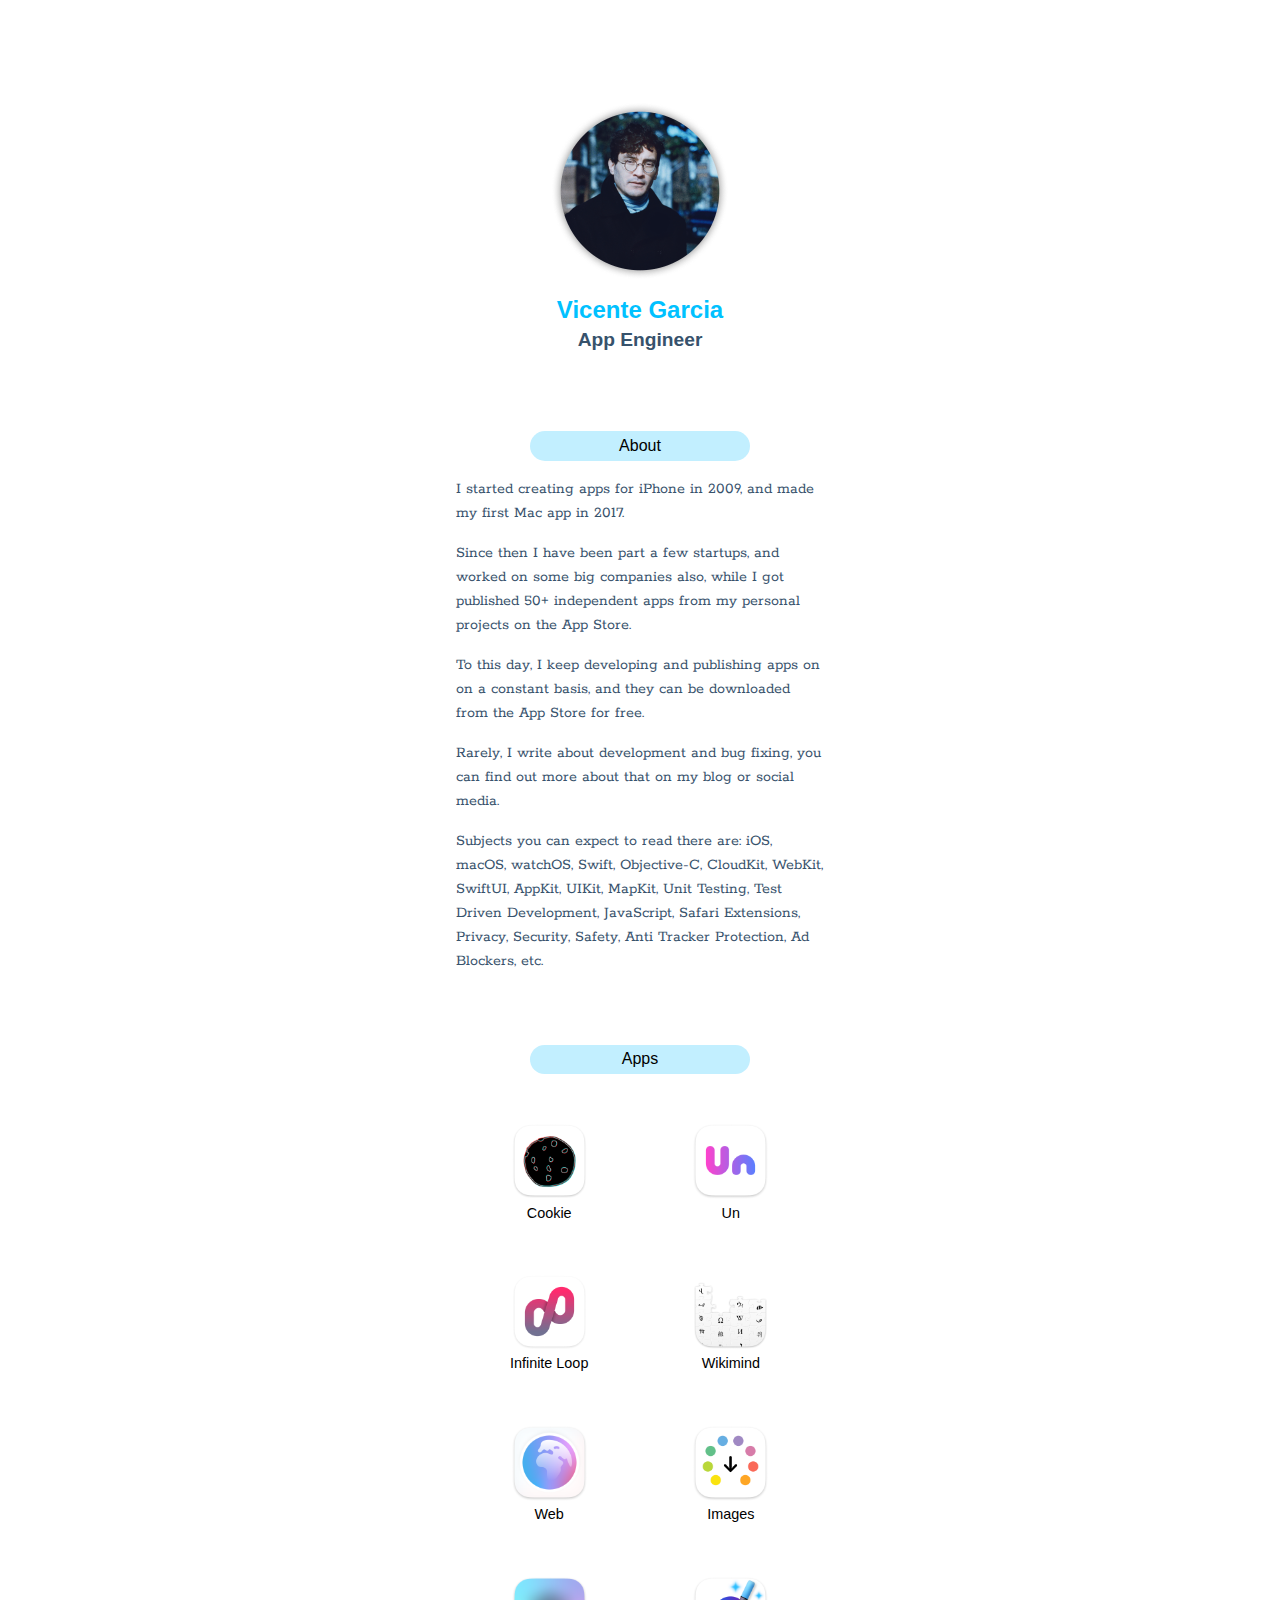
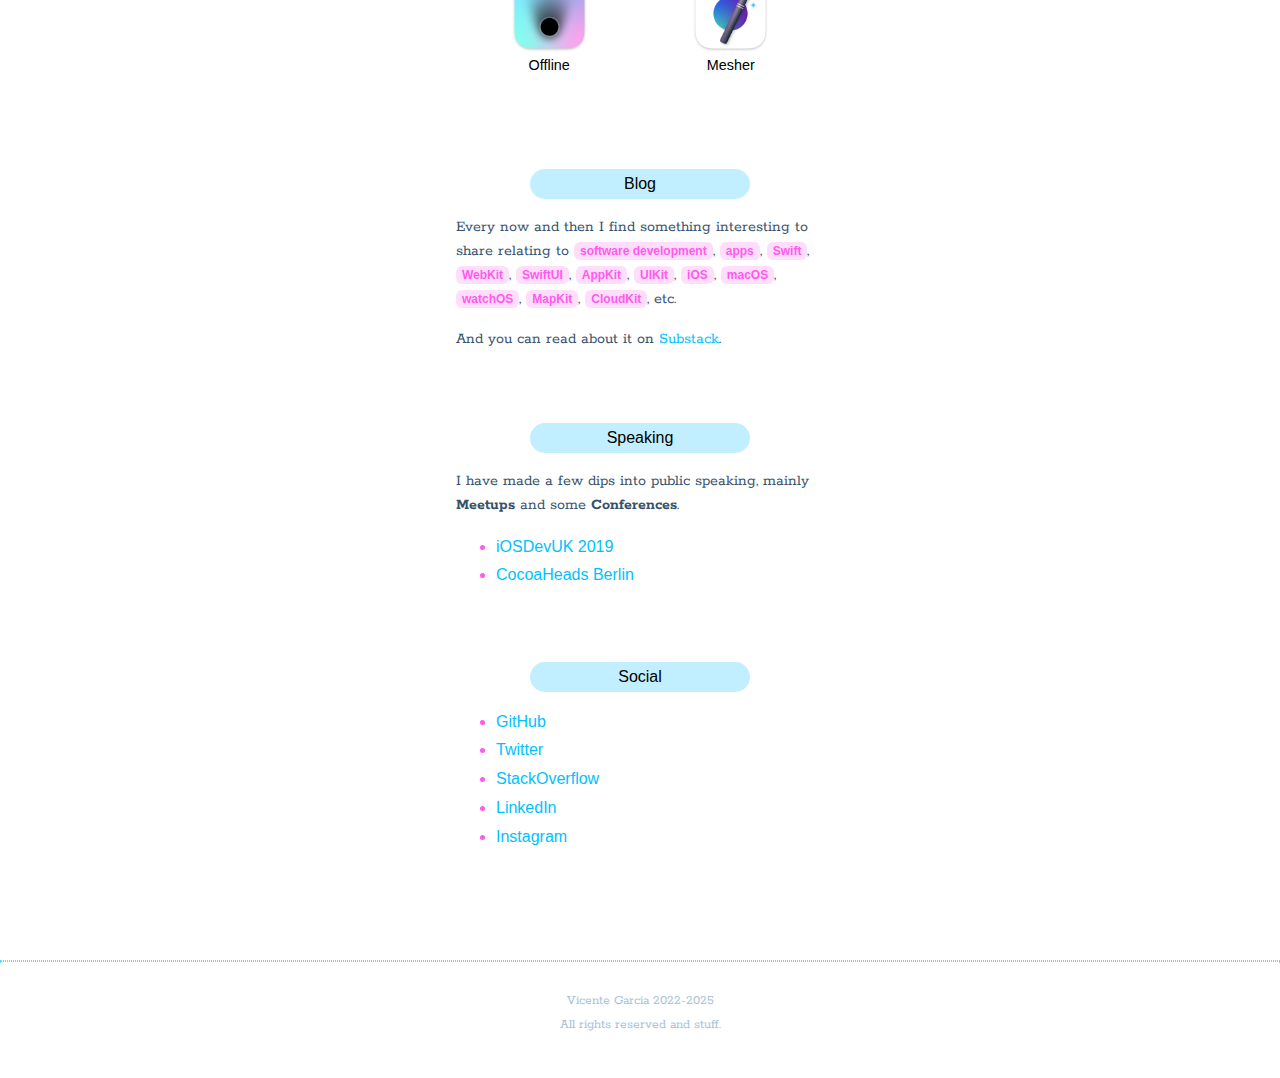
<file: index.html>
<!DOCTYPE html>
<html lang="en">
<head>
    <meta charset="utf-8">
    <meta http-equiv="X-UA-Compatible" content="IE=edge">
    <meta content='width=device-width, initial-scale=1.0, shrink-to-fit=no' name='viewport'>
    <title>Vicente Garcia - App Engineer</title>
    <meta name="description" content="Vicente Garcia is an App Engineer for Apple platforms.">
    <meta name="keywords" content="iOS, macOS, iPhone, Mac, Apple, Swift, Engineer, Developer, Software, App, Indie, vicegax, Vicente, Garcia">
    <meta name="author" content="Vicente Garcia">
    <link href="style.css" rel="stylesheet">
    <link rel="canonical" href="https://vicegax.com">
    <link rel="icon" type="image/png" href="/favicon.png">
    <meta property="og:site_name" content="vicegax">
</head>
<body>
<div id="centred_content">
    <div id="heading">
        <img src="images/Profile-Vicente_Garcia.png" width="190" height="190" alt="Profile picture for Vicente Garcia" >
        <h1 style="margin: 5px 0 0 0;">
            Vicente Garcia
        </h1>
        <h2 style="margin-top: 5px;">
            App Engineer
        </h2>
    </div>
    
    <h3>
        About
    </h3>
    <p>
        I started creating apps for iPhone in 2009, and made my first Mac app in 2017.
    </p>
    <p>
        Since then I have been part a few startups, and worked on some big companies also, while I got published 50+ independent apps from my personal projects on the App Store.
    </p>
    <p>
        To this day, I keep developing and publishing apps on on a constant basis, and they can be downloaded from the App Store for free.
    </p>
    <p>
        Rarely, I write about development and bug fixing, you can find out more about that on my blog or social media.
    </p>
    <p>
        Subjects you can expect to read there are: iOS, macOS, watchOS, Swift, Objective-C, CloudKit, WebKit, SwiftUI, AppKit, UIKit, MapKit, Unit Testing, Test Driven Development, JavaScript, Safari Extensions, Privacy, Security, Safety, Anti Tracker Protection, Ad Blockers, etc.
    </p>
    <p>&nbsp;</p>
    
    <h3>
        Apps
    </h3>
    
    <div id="apps">
        
    <a href="apps/Cookie.html" class="app">
        <img class="app_icon" src="images/App-Cookie.png" alt="Cookie app icon" >
        <br >
        <span class="app_name">Cookie</span>
    </a>
    <a href="apps/Un.html" class="app">
        <img class="app_icon" src="images/App-Un.png" alt="Un app icon" >
        <br >
        <span class="app_name">Un</span>
    </a>
    <a href="apps/Infinite-loop.html" class="app">
        <img class="app_icon" src="images/App-Infinite_loop.png" alt="Infinite loop app icon" >
        <br >
        <span class="app_name">Infinite Loop</span>
    </a>
    <a href="apps/Wikimind.html" class="app">
        <img class="app_icon" src="images/App-Wikimind.png" alt="Wikimind app icon" >
        <br >
        <span class="app_name">Wikimind</span>
    </a>
    <a href="apps/Web.html" class="app">
        <img class="app_icon" src="images/App-Web.png" alt="Web app icon" >
        <br >
        <span class="app_name">Web</span>
    </a>
    <a href="apps/Images.html" class="app">
        <img class="app_icon" src="images/App-Images.png" alt="Images app icon" >
        <br >
        <span class="app_name">Images</span>
    </a>
    <a href="apps/Offline.html" class="app">
        <img class="app_icon" src="images/App-Offline.png" alt="Offline Maps app icon" >
        <br >
        <span class="app_name">Offline</span>
    </a>
    <a href="apps/Mesher.html" class="app">
        <img class="app_icon" src="images/App-Mesher.png" alt="Mesher app icon" >
        <br >
        <span class="app_name">Mesher</span>
    </a>
    
    </div>
    
    <p>&nbsp;</p>
    
    <h3>
        Blog
    </h3>
    <p>
        Every now and then I find something interesting to share relating to <span class="tag">software development</span>, <span class="tag">apps</span>, <span class="tag">Swift</span>, <span class="tag">WebKit</span>, <span class="tag">SwiftUI</span>, <span class="tag">AppKit</span>, <span class="tag">UIKit</span>, <span class="tag">iOS</span>, <span class="tag">macOS</span>, <span class="tag">watchOS</span>, <span class="tag">MapKit</span>, <span class="tag">CloudKit</span>, etc.
    </p>
    <p>
        And you can read about it on <a href="https://vicegax.substack.com">Substack</a>.
    </p>
    <p>&nbsp;</p>
    
    <h3>
        Speaking
    </h3>
    <p>
        I have made a few dips into public speaking, mainly <b>Meetups</b> and some <b>Conferences</b>. 
    </p>
    <ul>
        <li><a href="https://iosdevuk.com">iOSDevUK 2019</a></li>
        <li><a href="https://www.meetup.com/cocoaheads-berlin/">CocoaHeads Berlin</a></li>
    </ul>
    <p>&nbsp;</p>

    <h3>
        Social
    </h3>
    <ul>
        <li><a href="https://github.com/vicegax">GitHub</a></li>
        <li><a href="https://twitter.com/vicegax">Twitter</a></li>
        <li><a href="https://stackoverflow.com/users/4691224/vicegax">StackOverflow</a></li>
        <li><a href="https://linkedin.com/in/vicegax">LinkedIn</a></li>
        <li><a href="https://instagram.com/vicegax">Instagram</a></li>
    </ul>
    <p>&nbsp;</p>
</div>
<div id="footer">
    <hr >
    <p>
        Vicente Garcia 2022-2025
        <br >
        All rights reserved and stuff.
    </p>
</div>
</body>
</html>
</file>
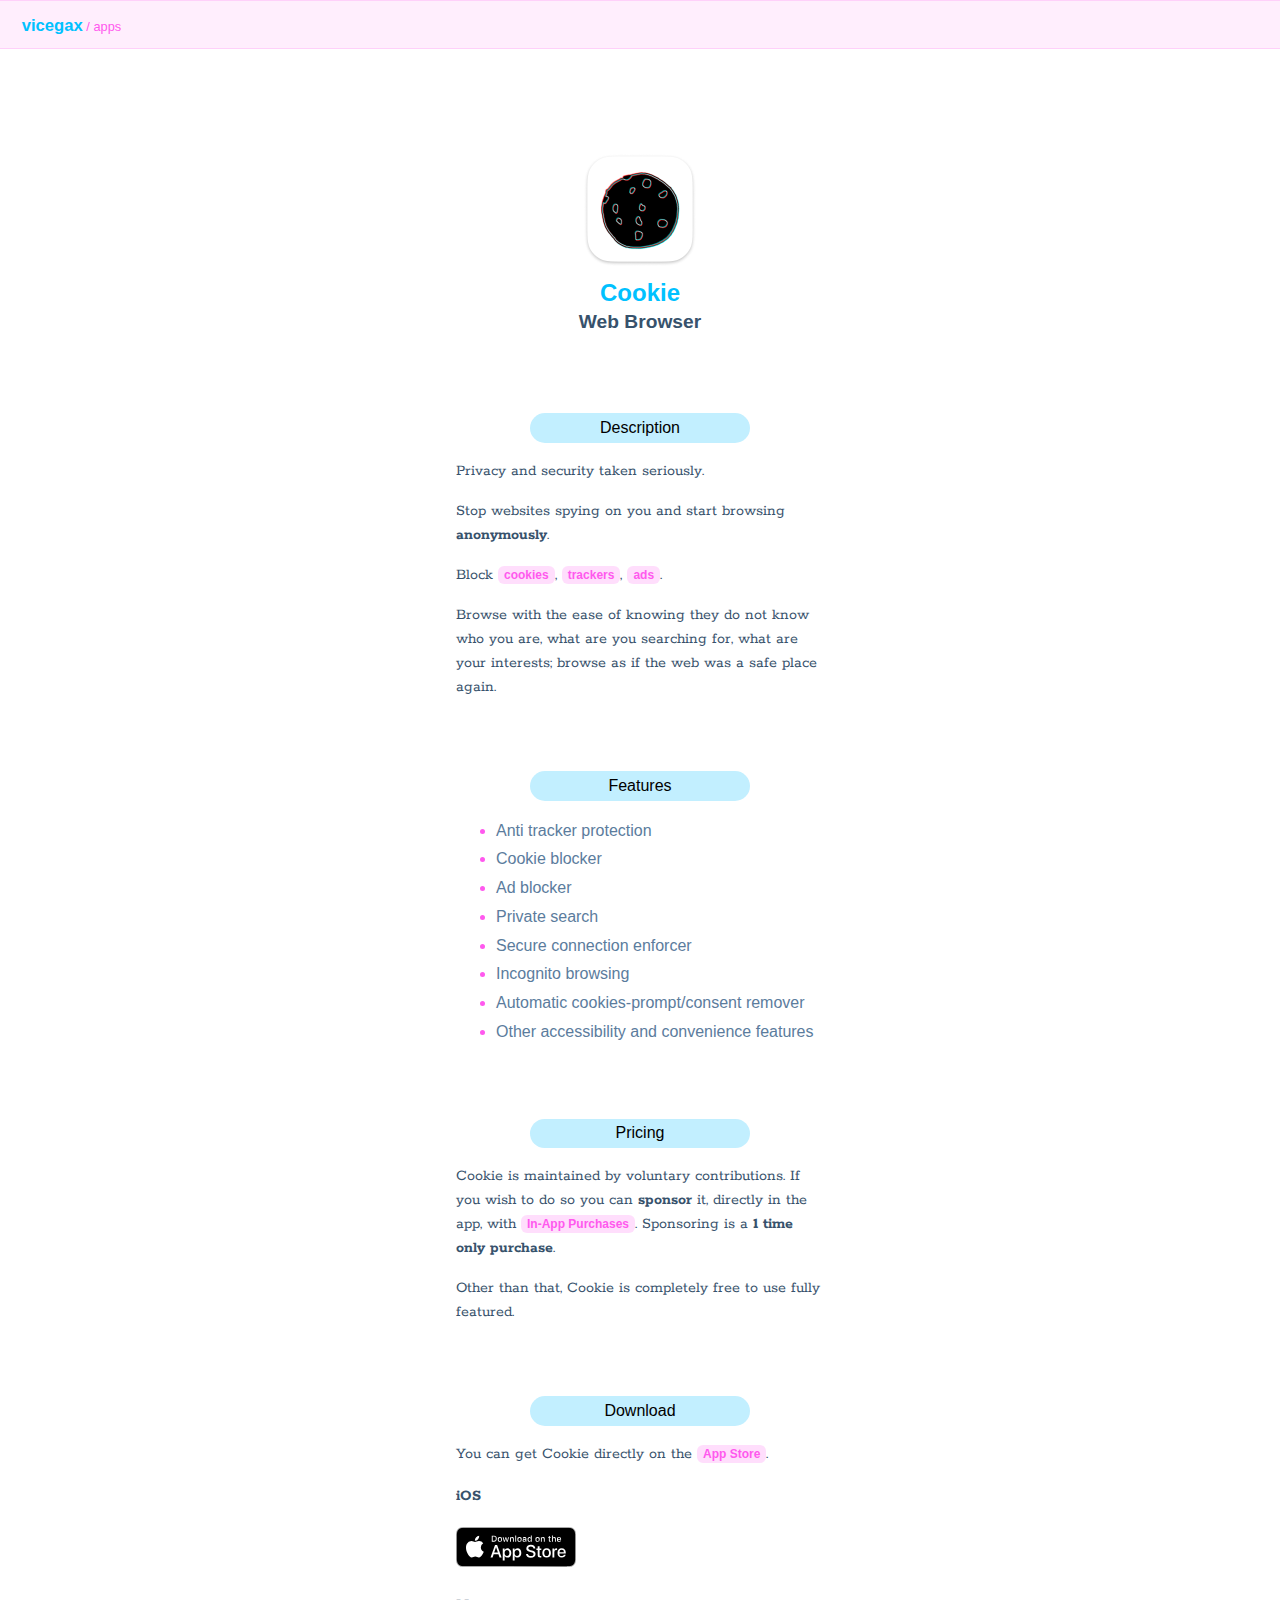
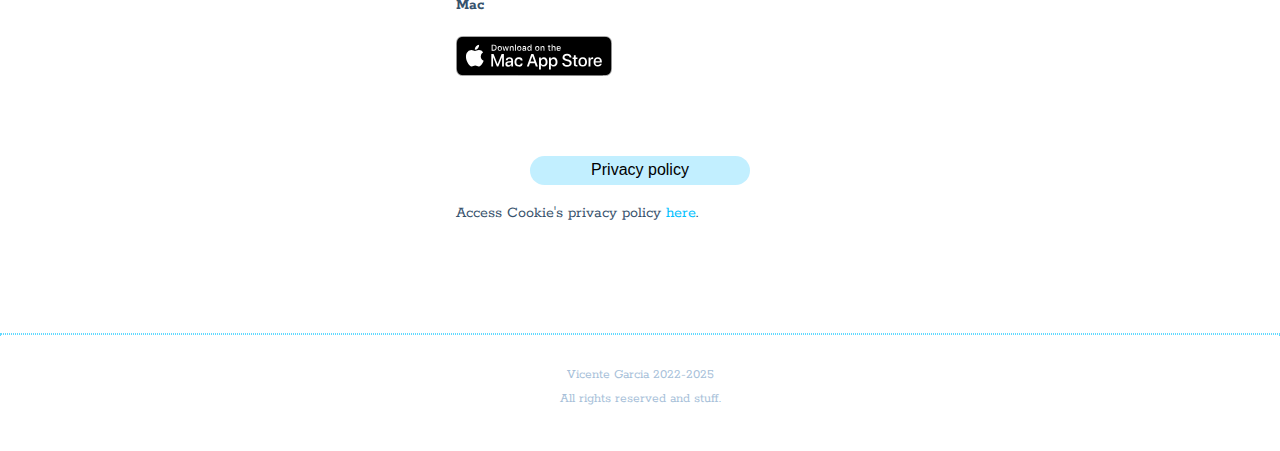
<file: apps/Cookie.html>
<!DOCTYPE html>
<html lang="en">
<head>
	<meta charset="utf-8">
	<meta http-equiv="X-UA-Compatible" content="IE=edge">
	<meta content='width=device-width, initial-scale=1.0, shrink-to-fit=no' name='viewport'>
	<title>Cookie - Web browser</title>
	<meta name="description" content="Cookie is a web browser app for iOS and macOS.">
	<meta name="keywords" content="iOS, macOS, iPhone, Mac, Apple, App, Cookie, Web, Browser">
	<meta name="author" content="Vicente Garcia">
	<link href="../style.css" rel="stylesheet">
	<link rel="canonical" href="https://vicegax.com/apps/Cookie">
	<link rel="icon" type="image/png" href="/favicon.png">
	<meta property="og:site_name" content="vicegax">
</head>
<body>
<div id="breadcrumbs">
	<a href="../index.html">vicegax</a> / apps
</div>
<div id="centred_content">
	<div id="heading">
		<img id="app_icon" src="../images/App-Cookie.png" width="128" height="128" alt="Cookie app icon" >
		<h1 style="margin: 0;">
			Cookie
		</h1>
		<h2 style="margin-top: 5px;">
			Web Browser
		</h2>
	</div>
	
	<h3>
		Description
	</h3>
	<p>
		Privacy and security taken seriously.
	</p>
	<p>
		Stop websites spying on you and start browsing <b>anonymously</b>.
	</p>
	<p>
		Block <span class="tag">cookies</span>, <span class="tag">trackers</span>, <span class="tag">ads</span>.
	</p>
	<p>
		Browse with the ease of knowing they do not know who you are, what are you searching for, what are your interests; browse as if the web was a safe place again.
	</p>
	<p>&nbsp;</p>
	
	<h3>
		Features
	</h3>
	<ul>
		<li><span>Anti tracker protection</span></li>
		<li><span>Cookie blocker</span></li>
		<li><span>Ad blocker</span></li>
		<li><span>Private search</span></li>
		<li><span>Secure connection enforcer</span></li>
		<li><span>Incognito browsing</span></li>
		<li><span>Automatic cookies-prompt/consent remover</span></li>
		<li><span>Other accessibility and convenience features</span></li>
	</ul>
	<p>&nbsp;</p>
	
	<h3>
		Pricing
	</h3>
	<p>
		Cookie is maintained by voluntary contributions. If you wish to do so you can <b>sponsor</b> it, directly in the app, with <span class="tag">In-App Purchases</span>. Sponsoring is a <b>1 time only purchase</b>.
	</p>
	<p>
		Other than that, Cookie is completely free to use fully featured.
	</p>
	<p>&nbsp;</p>
	
	<h3>
		Download
	</h3>
	<p>
		You can get Cookie directly on the <span class="tag">App Store</span>.
	</p>
	<h4>
		iOS
	</h4>
	<p>
		<a href="https://apps.apple.com/gb/app/cookie/id6447298717?platform=iphone">
			<img src="../images/Download_on_the_App_Store_Badge_US.svg" alt="Download for iOS" >
		</a>
	</p>
	
	<h4>
		Mac
	</h4>
	<p>
		<a href="https://apps.apple.com/gb/app/cookie/id6447298717?platform=mac">
			<img src="../images/Download_on_the_Mac_App_Store_Badge.svg" alt="Download for macOS" >
		</a>
	</p>
	<p>&nbsp;</p>
	
	<h3>
		Privacy policy
	</h3>
	<p>
		Access Cookie's privacy policy <a href="../documents/Cookie-Privacy_policy.pdf" download>here</a>.
	</p>
	<p>&nbsp;</p>
	
</div>
<div id="footer">
	<hr >
	<p>
		Vicente Garcia 2022-2025
		<br >
		All rights reserved and stuff.
	</p>
</div>
</body>
</html>
</file>
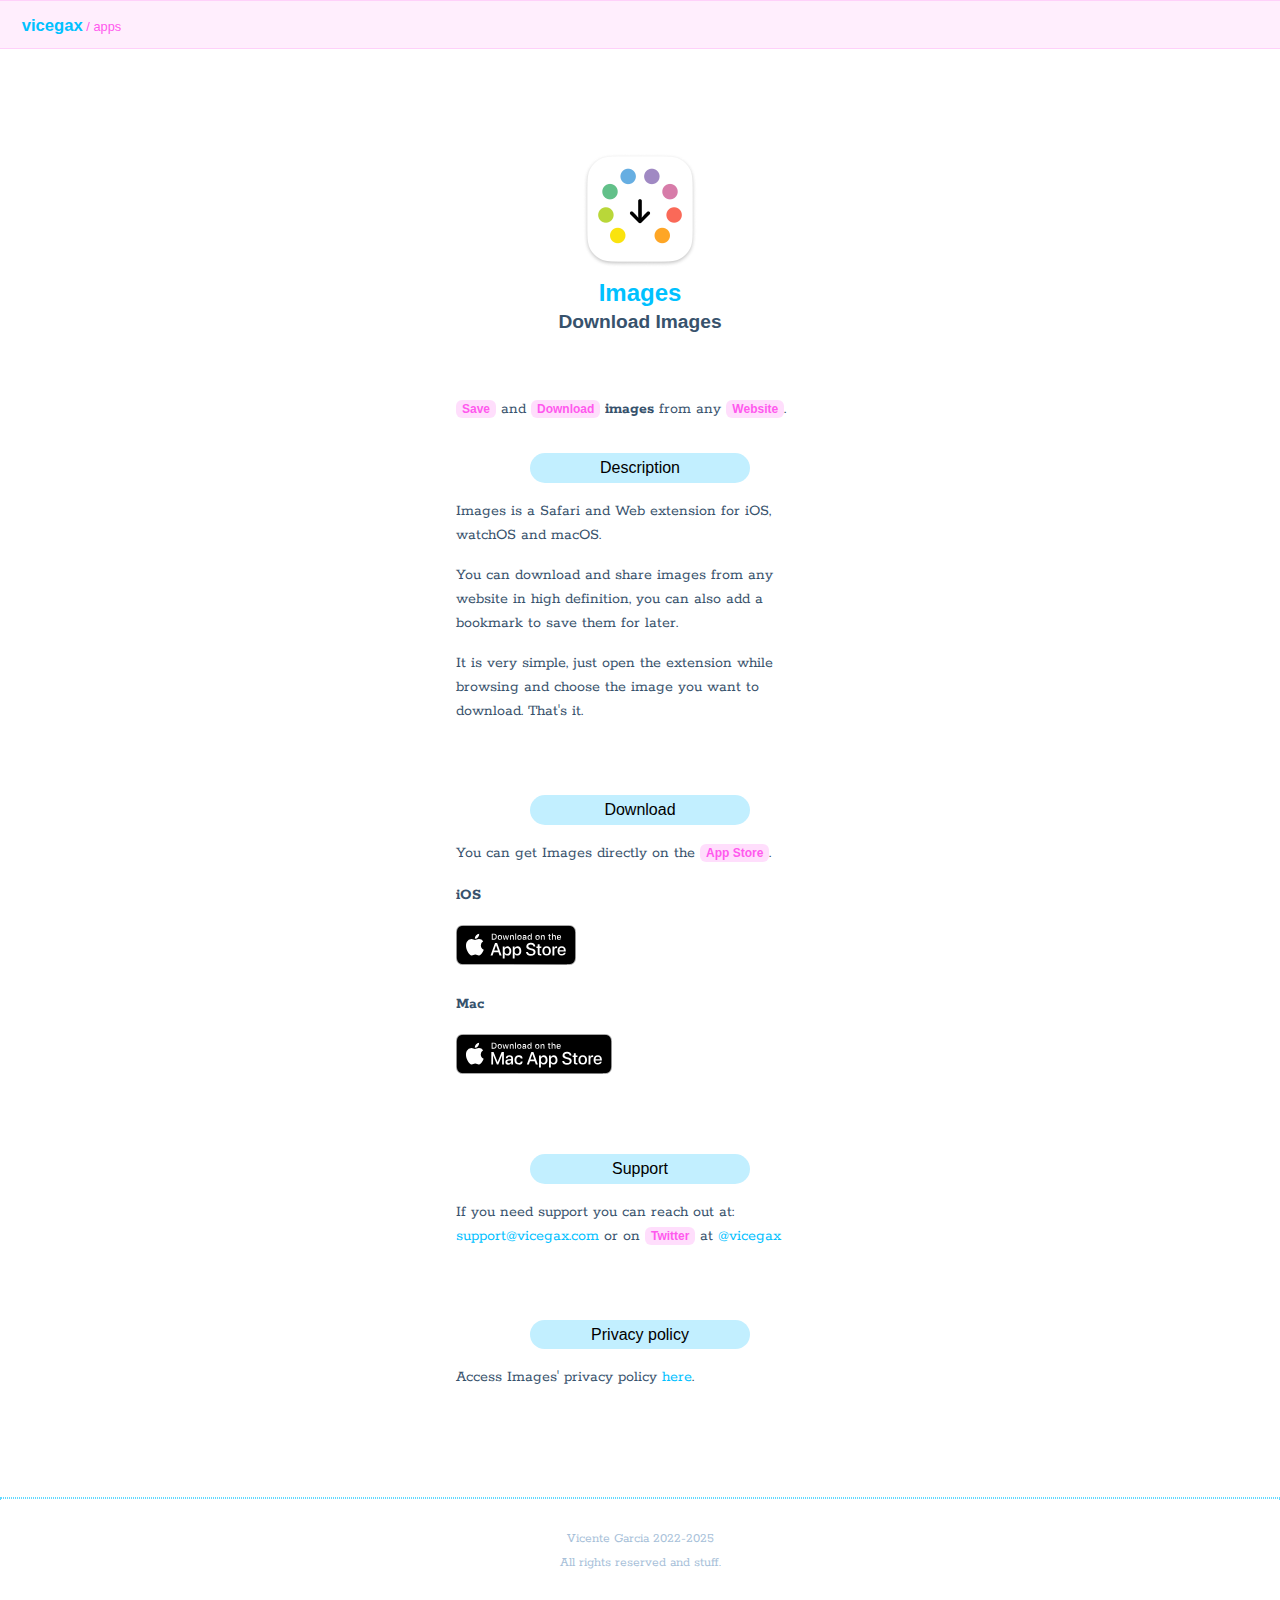
<file: apps/Images.html>
<!DOCTYPE html>
<html lang="en">
<head>
	<meta charset="utf-8">
	<meta http-equiv="X-UA-Compatible" content="IE=edge">
	<meta content='width=device-width, initial-scale=1.0, shrink-to-fit=no' name='viewport'>
	<title>Images - Download images from any website</title>
	<meta name="description" content="Web is a Safari and Web extension for iOS, watchOS and macOS.">
	<meta name="keywords" content="iOS, macOS, iPhone, Mac, Apple, App, Web, Safari, Extension, Images">
	<meta name="author" content="Vicente Garcia">
	<link href="../style.css" rel="stylesheet">
	<link rel="canonical" href="https://vicegax.com/apps/Images">
	<link rel="icon" type="image/png" href="/favicon.png">
	<meta property="og:site_name" content="vicegax">
</head>
<body>
<div id="breadcrumbs">
	<a href="../index.html">vicegax</a> / apps
</div>
<div id="centred_content">
	<div id="heading">
		<img id="app_icon" src="../images/App-Images.png" width="128" height="128" alt="Images app icon" >
		<h1 style="margin: 0;">
			Images
		</h1>
		<h2 style="margin-top: 5px;">
			Download Images
		</h2>
	</div>
	
	<p>
		<span class="tag">Save</span> and <span class="tag">Download</span> <b>images</b> from any <span class="tag">Website</span>.
	</p>
	
	<h3>
		Description
	</h3>
	<p>
		Images is a Safari and Web extension for iOS, watchOS and macOS.
	</p>
	<p>
		You can download and share images from any website in high definition, you can also add a bookmark to save them for later.
	</p>
	<p>
		It is very simple, just open the extension while browsing and choose the image you want to download. That's it.
	</p>
	<p>&nbsp;</p>
	
	<h3>
		Download
	</h3>
	<p>
		You can get Images directly on the <span class="tag">App Store</span>.
	</p>
	<h4>
		iOS
	</h4>
	<p>
		<a href="https://apps.apple.com/gb/app/Images/id6499503497?platform=iphone">
			<img src="../images/Download_on_the_App_Store_Badge_US.svg" alt="Download for iOS" >
		</a>
	</p>
	<h4>
		Mac
	</h4>
	<p>
		<a href="https://apps.apple.com/gb/app/Images/id6499503497?platform=mac">
			<img src="../images/Download_on_the_Mac_App_Store_Badge.svg" alt="Download for macOS" >
		</a>
	</p>
	
	<p>&nbsp;</p>
	
	<h3>
		Support
	</h3>
	<p>
		If you need support you can reach out at: <a href="mailto:support@vicegax.com">support@vicegax.com</a> or on <span class="tag">Twitter</span> at <a href="https://twitter.com/vicegax">@vicegax</a>
	</p>
	<p>&nbsp;</p>
	
	<h3 id="Privacy">
		Privacy policy
	</h3>
	<p>
		Access Images' privacy policy <a href="../documents/Images-Privacy_policy.pdf" download>here</a>.
	</p>
	<p>&nbsp;</p>
	
</div>
<div id="footer">
	<hr >
	<p>
		Vicente Garcia 2022-2025
		<br >
		All rights reserved and stuff.
	</p>
</div>
</body>
</html>
</file>
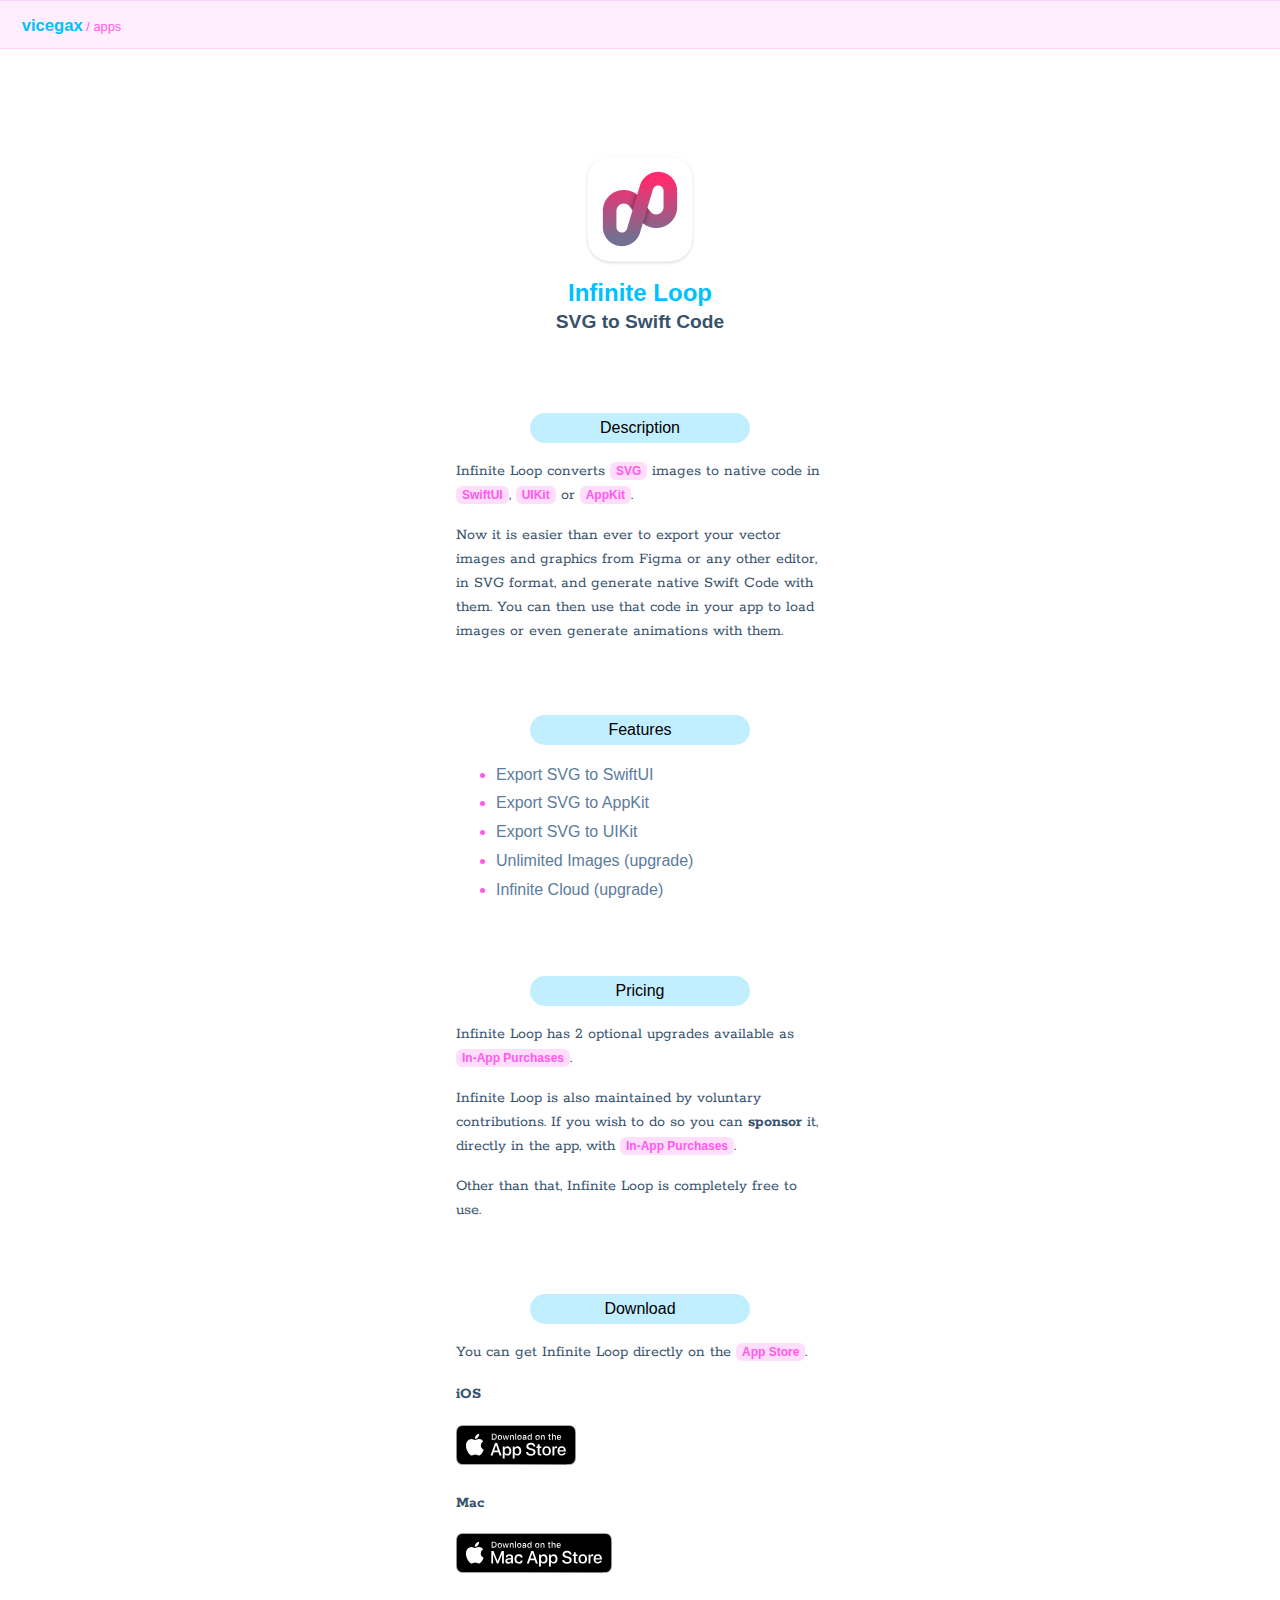
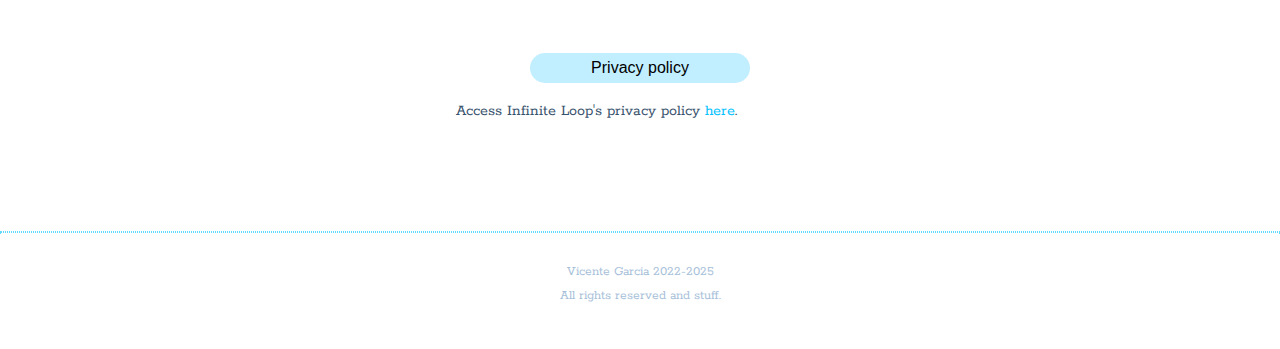
<file: apps/Infinite-loop.html>
<!DOCTYPE html>
<html lang="en">
<head>
	<meta charset="utf-8">
	<meta http-equiv="X-UA-Compatible" content="IE=edge">
	<meta content='width=device-width, initial-scale=1.0, shrink-to-fit=no' name='viewport'>
	<title>Infinite Loop: SVG to Swift</title>
	<meta name="description" content="Infinite Loop converts SVG images to Swift Code.">
	<meta name="keywords" content="iOS, macOS, iPhone, Mac, Apple, App, Swift, Code, SVG, Image, Vector">
	<meta name="author" content="Vicente Garcia">
	<link href="../style.css" rel="stylesheet">
	<link rel="canonical" href="https://vicegax.com/apps/Infinite-loop">
	<link rel="icon" type="image/png" href="/favicon.png">
	<meta property="og:site_name" content="vicegax">
</head>
<body>
<div id="breadcrumbs">
	<a href="../index.html">vicegax</a> / apps
</div>
<div id="centred_content">
	<div id="heading">
		<img id="app_icon" src="../images/App-Infinite_loop.png" width="128" height="128" alt="Infinite Loop app icon" >
		<h1 style="margin: 0;">
			Infinite Loop
		</h1>
		<h2 style="margin-top: 5px;">
			SVG to Swift Code
		</h2>
	</div>
	
	<h3>
		Description
	</h3>
	<p>
		Infinite Loop converts <span class="tag">SVG</span> images to native code in <span class="tag">SwiftUI</span>, <span class="tag">UIKit</span> or <span class="tag">AppKit</span>.
	</p>
	<p>
		Now it is easier than ever to export your vector images and graphics from Figma or any other editor, in SVG format, and generate native Swift Code with them. You can then use that code in your app to load images or even generate animations with them.
	</p>
	<p>&nbsp;</p>
	
	<h3>
		Features
	</h3>
	<ul>
		<li><span>Export SVG to SwiftUI</span></li>
		<li><span>Export SVG to AppKit</span></li>
		<li><span>Export SVG to UIKit</span></li>
		<li><span>Unlimited Images (upgrade)</span></li>
		<li><span>Infinite Cloud (upgrade)</span></li>
	</ul>
	<p>&nbsp;</p>
	
	<h3>
		Pricing
	</h3>
	<p>
		Infinite Loop has 2 optional upgrades available as <span class="tag">In-App Purchases</span>. 
	</p>
	<p>
		Infinite Loop is also maintained by voluntary contributions. If you wish to do so you can <b>sponsor</b> it, directly in the app, with <span class="tag">In-App Purchases</span>. 
	</p>
	<p>
		Other than that, Infinite Loop is completely free to use.
	</p>
	<p>&nbsp;</p>
	
	<h3>
		Download
	</h3>
	<p>
		You can get Infinite Loop directly on the <span class="tag">App Store</span>.
	</p>
	<h4>
		iOS
	</h4>
	<p>
		<a href="https://apps.apple.com/gb/app/infinite-loop/id6451142898?platform=iphone">
			<img src="../images/Download_on_the_App_Store_Badge_US.svg" alt="Download for iOS" >
		</a>
	</p>
	<h4>
		Mac
	</h4>
	<p>
		<a href="https://apps.apple.com/gb/app/infinite-loop/id6451142898?platform=mac">
			<img src="../images/Download_on_the_Mac_App_Store_Badge.svg" alt="Download for macOS" >
		</a>
	</p>
	
	<p>&nbsp;</p>
	
	<h3>
		Privacy policy
	</h3>
	<p>
		Access Infinite Loop's privacy policy <a href="../documents/Infinite_loop-Privacy_policy.pdf" download>here</a>.
	</p>
	<p>&nbsp;</p>
	
</div>
<div id="footer">
	<hr >
	<p>
		Vicente Garcia 2022-2025
		<br >
		All rights reserved and stuff.
	</p>
</div>
</body>
</html>
</file>
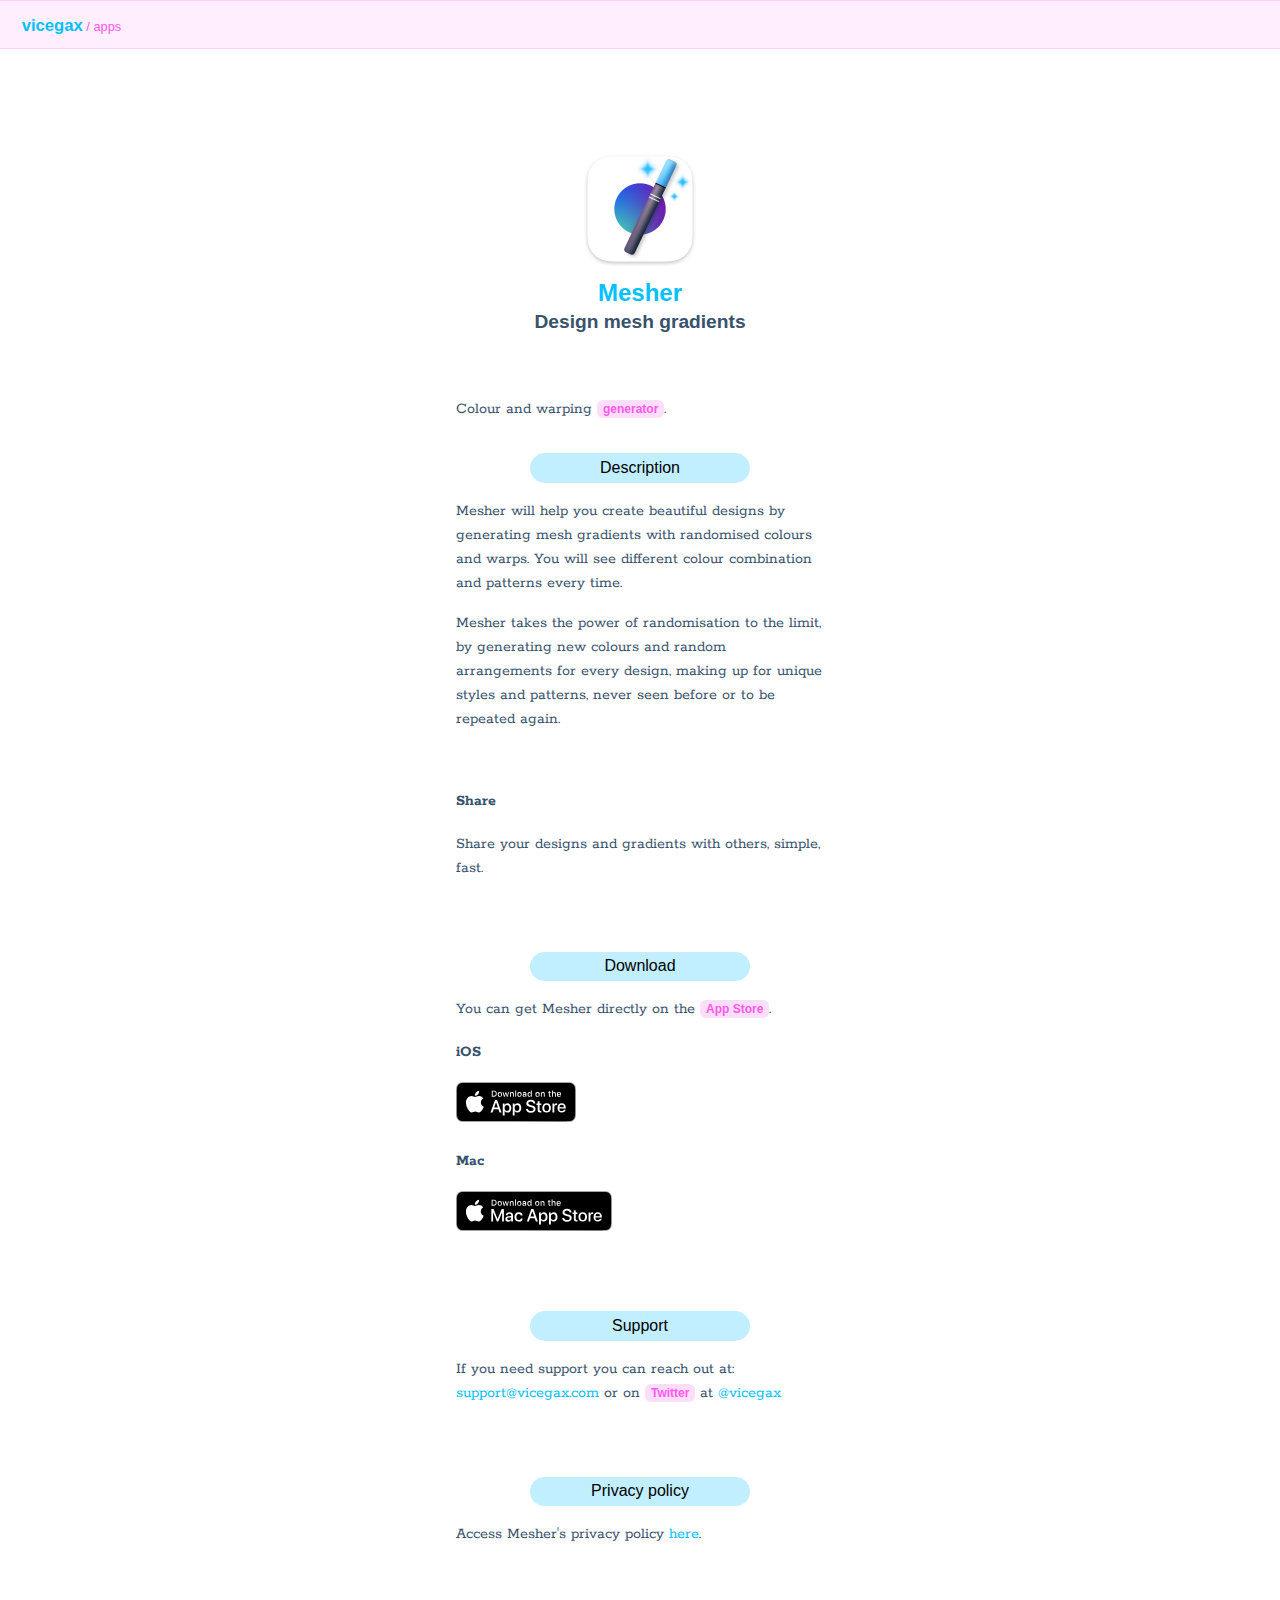
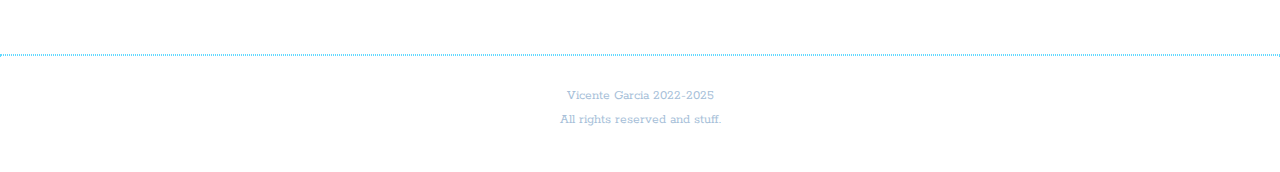
<file: apps/Mesher.html>
<!DOCTYPE html>
<html lang="en">
<head>
	<meta charset="utf-8">
	<meta http-equiv="X-UA-Compatible" content="IE=edge">
	<meta content='width=device-width, initial-scale=1.0, shrink-to-fit=no' name='viewport'>
	<title>Mesher - Design mesh gradients</title>
	<meta name="description" content="Mesher is an app for iOS, watchOS and macOS.">
	<meta name="keywords" content="iOS, macOS, iPhone, Mac, Apple, App, Design, Colours, Gradients, Patterns">
	<meta name="author" content="Vicente Garcia">
	<link href="../style.css" rel="stylesheet">
	<link rel="canonical" href="https://vicegax.com/apps/Mesher">
	<link rel="icon" type="image/png" href="/favicon.png">
	<meta property="og:site_name" content="vicegax">
</head>
<body>
<div id="breadcrumbs">
	<a href="../index.html">vicegax</a> / apps
</div>
<div id="centred_content">
	<div id="heading">
		<img id="app_icon" src="../images/App-Mesher.png" width="128" height="128" alt="Mesher app icon" >
		<h1 style="margin: 0;">
			Mesher
		</h1>
		<h2 style="margin-top: 5px;">
			Design mesh gradients
		</h2>
	</div>	
	
	<p>
		Colour and warping <span class="tag">generator</span>.
	</p>
	
	<h3>
		Description
	</h3>
	<p>
		Mesher will help you create beautiful designs by generating mesh gradients with randomised colours and warps. You will see different colour combination and patterns every time.
	</p>
	<p>
		Mesher takes the power of randomisation to the limit, by generating new colours and random arrangements for every design, making up for unique styles and patterns, never seen before or to be repeated again.
	</p>
	<p>&nbsp;</p>
	
	<h4>
		Share
	</h4>
	<p>
		Share your designs and gradients with others, simple, fast.
	</p>
	<p>&nbsp;</p>
	
	<h3>
		Download
	</h3>
	<p>
		You can get Mesher directly on the <span class="tag">App Store</span>.
	</p>
	<h4>
		iOS
	</h4>
	<p>
		<a href="https://apps.apple.com/gb/app/Mesher/id6738052243?platform=iphone">
			<img src="../images/Download_on_the_App_Store_Badge_US.svg" alt="Download for iOS" >
		</a>
	</p> 
	<h4>
		Mac
	</h4>
	<p>
		<a href="https://apps.apple.com/gb/app/Mesher/id6738052243?platform=mac">
			<img src="../images/Download_on_the_Mac_App_Store_Badge.svg" alt="Download for macOS" >
		</a>
	</p>
	
	<p>&nbsp;</p>
	
	<h3>
		Support
	</h3>
	<p>
		If you need support you can reach out at: <a href="mailto:support@vicegax.com">support@vicegax.com</a> or on <span class="tag">Twitter</span> at <a href="https://twitter.com/vicegax">@vicegax</a>
	</p>
	<p>&nbsp;</p>
	
	<h3 id="Privacy">
		Privacy policy
	</h3>
	<p>
		Access Mesher's privacy policy <a href="../documents/Mesher-Privacy_policy.pdf" download>here</a>.
	</p>
	<p>&nbsp;</p>
	
</div>
<div id="footer">
	<hr >
	<p>
		Vicente Garcia 2022-2025
		<br >
		All rights reserved and stuff.
	</p>
</div>
</body>
</html>
</file>
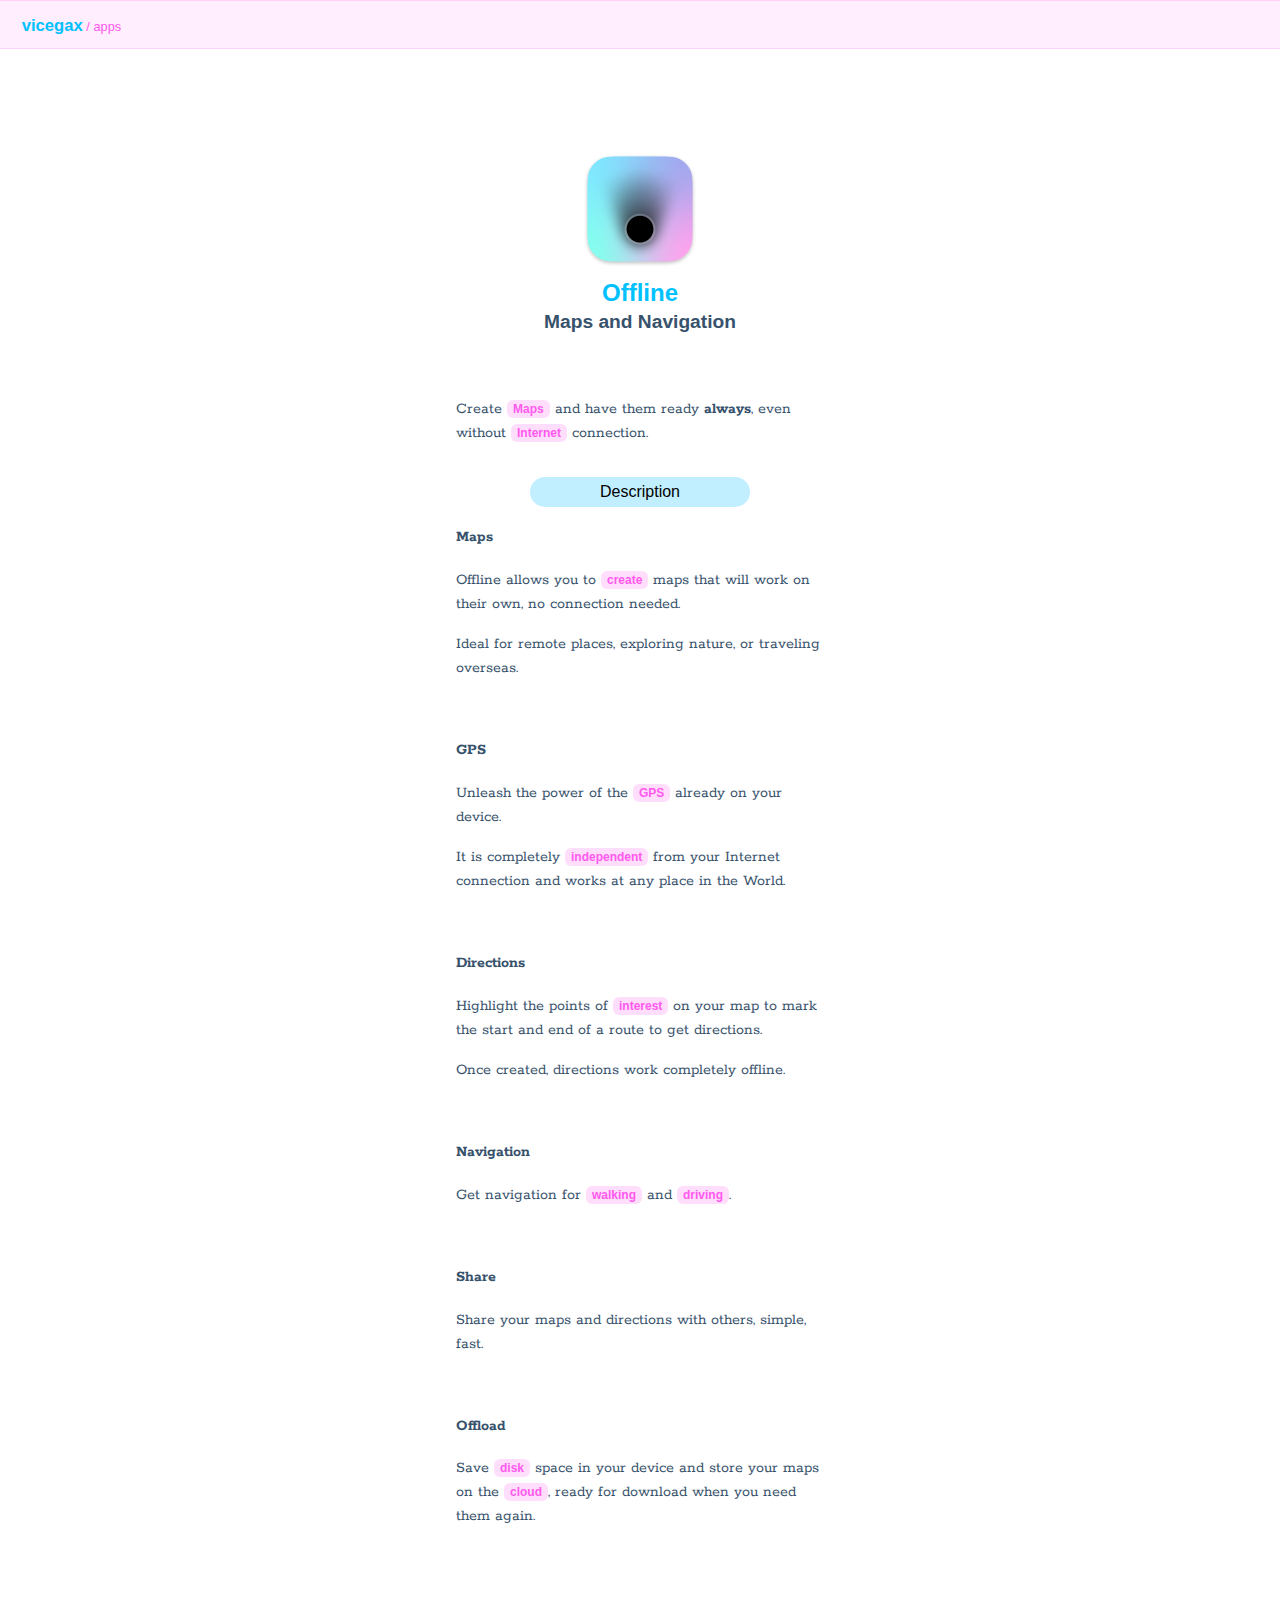
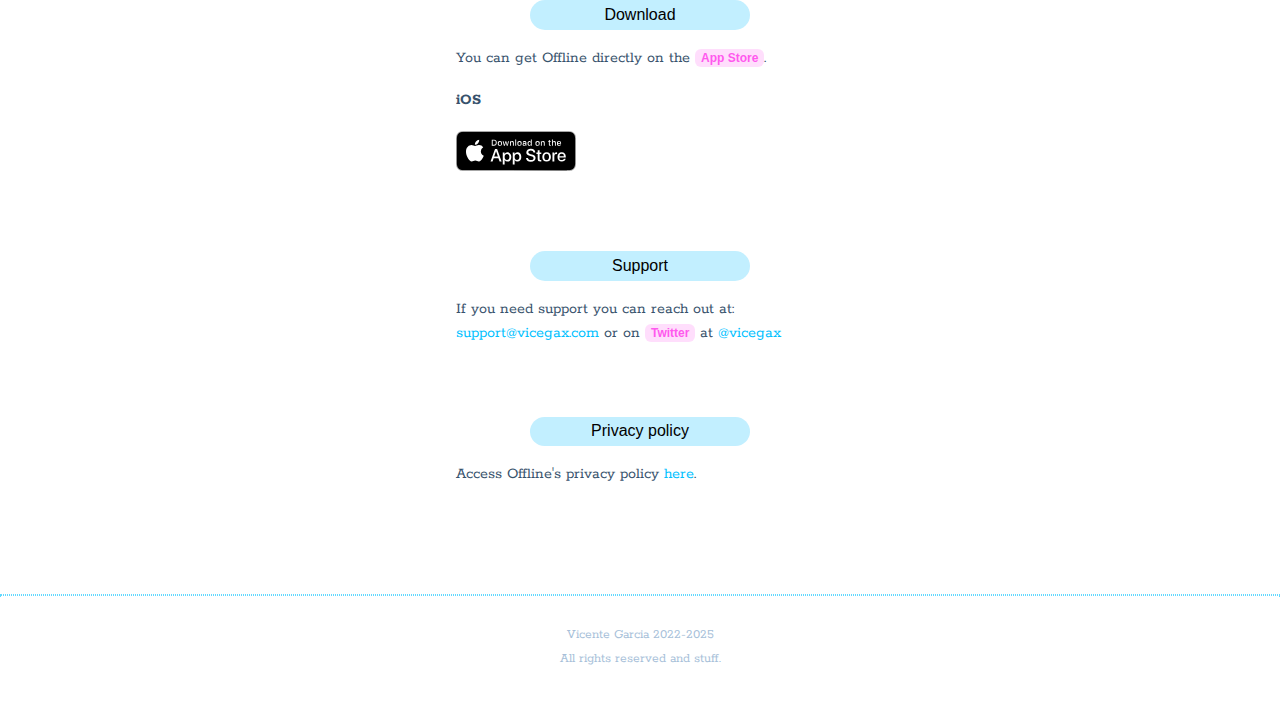
<file: apps/Offline.html>
<!DOCTYPE html>
<html lang="en">
<head>
	<meta charset="utf-8">
	<meta http-equiv="X-UA-Compatible" content="IE=edge">
	<meta content='width=device-width, initial-scale=1.0, shrink-to-fit=no' name='viewport'>
	<title>Offline - Maps and Navigation without Internet</title>
	<meta name="description" content="Offline is an app for iOS, watchOS and macOS.">
	<meta name="keywords" content="iOS, macOS, iPhone, Mac, Apple, App, Navigation, Directions, Maps, GPS">
	<meta name="author" content="Vicente Garcia">
	<link href="../style.css" rel="stylesheet">
	<link rel="canonical" href="https://vicegax.com/apps/Offline">
	<link rel="icon" type="image/png" href="/favicon.png">
	<meta property="og:site_name" content="vicegax">
</head>
<body>
<div id="breadcrumbs">
	<a href="../index.html">vicegax</a> / apps
</div>
<div id="centred_content">
	<div id="heading">
		<img id="app_icon" src="../images/App-Offline.png" width="128" height="128" alt="Offline app icon" >
		<h1 style="margin: 0;">
			Offline
		</h1>
		<h2 style="margin-top: 5px;">
			Maps and Navigation
		</h2>
	</div>	
	
	<p>
		Create <span class="tag">Maps</span> and have them ready <b>always</b>, even without <span class="tag">Internet</span> connection.
	</p>
	
	<h3>
		Description
	</h3>
	<h4>
		Maps
	</h4>
	<p>
		Offline allows you to <span class="tag">create</span> maps that will work on their own, no connection needed.
	</p>
	<p>
		Ideal for remote places, exploring nature, or traveling overseas.
	</p>
	<p>&nbsp;</p>
	
	<h4>
		GPS
	</h4>
	<p>
		Unleash the power of the <span class="tag">GPS</span> already on your device.
	</p>
	<p>
		It is completely <span class="tag">independent</span> from your Internet connection and works at any place in the World.
	</p>
	<p>&nbsp;</p>
	
	<h4>
		Directions
	</h4>
	<p>
		Highlight the points of <span class="tag">interest</span> on your map to mark the start and end of a route to get directions.
	</p>
	<p>
		Once created, directions work completely offline.
	</p>
	<p>&nbsp;</p>
	
	<h4>
		Navigation
	</h4>
	<p>
		Get navigation for <span class="tag">walking</span> and <span class="tag">driving</span>.
	</p>
	<p>&nbsp;</p>
	
	<h4>
		Share
	</h4>
	<p>
		Share your maps and directions with others, simple, fast.
	</p>
	<p>&nbsp;</p>
	
	<h4>
		Offload
	</h4>
	<p>
		Save <span class="tag">disk</span> space in your device and store your maps on the <span class="tag">cloud</span>, ready for download when you need them again.
	</p>
	<p>&nbsp;</p>
	
	<h3>
		Download
	</h3>
	<p>
		You can get Offline directly on the <span class="tag">App Store</span>.
	</p>
	<h4>
		iOS
	</h4>
	<p>
		<a href="https://apps.apple.com/gb/app/Offline/id6504237531?platform=iphone">
			<img src="../images/Download_on_the_App_Store_Badge_US.svg" alt="Download for iOS" >
		</a>
	</p>
	<!-- 
	<h4>
		Mac
	</h4>
	<p>
		<a href="https://apps.apple.com/gb/app/Images/id6499503497?platform=mac">
			<img src="../images/Download_on_the_Mac_App_Store_Badge.svg" alt="Download for macOS" >
		</a>
	</p> -->
	
	<p>&nbsp;</p>
	
	<h3>
		Support
	</h3>
	<p>
		If you need support you can reach out at: <a href="mailto:support@vicegax.com">support@vicegax.com</a> or on <span class="tag">Twitter</span> at <a href="https://twitter.com/vicegax">@vicegax</a>
	</p>
	<p>&nbsp;</p>
	
	<h3 id="Privacy">
		Privacy policy
	</h3>
	<p>
		Access Offline's privacy policy <a href="../documents/Offline-Privacy_policy.pdf" download>here</a>.
	</p>
	<p>&nbsp;</p>
	
</div>
<div id="footer">
	<hr >
	<p>
		Vicente Garcia 2022-2025
		<br >
		All rights reserved and stuff.
	</p>
</div>
</body>
</html>
</file>
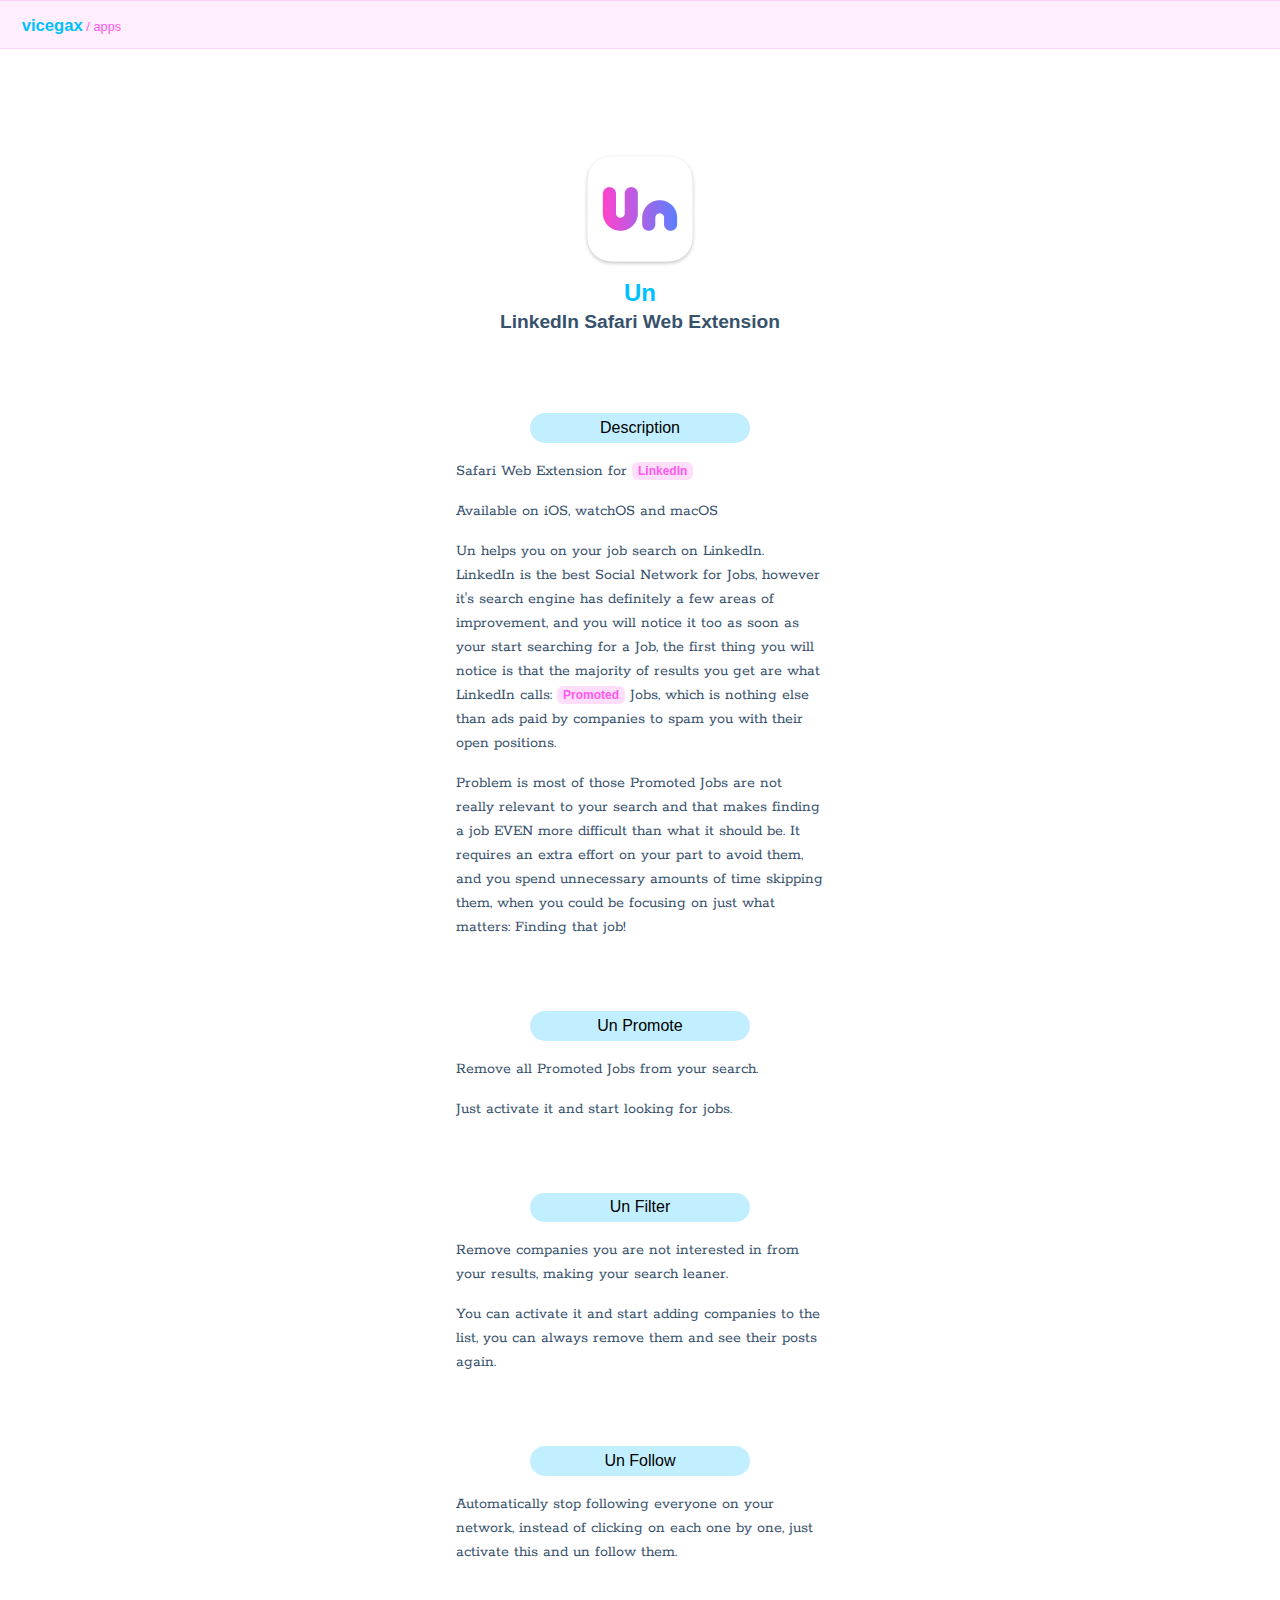
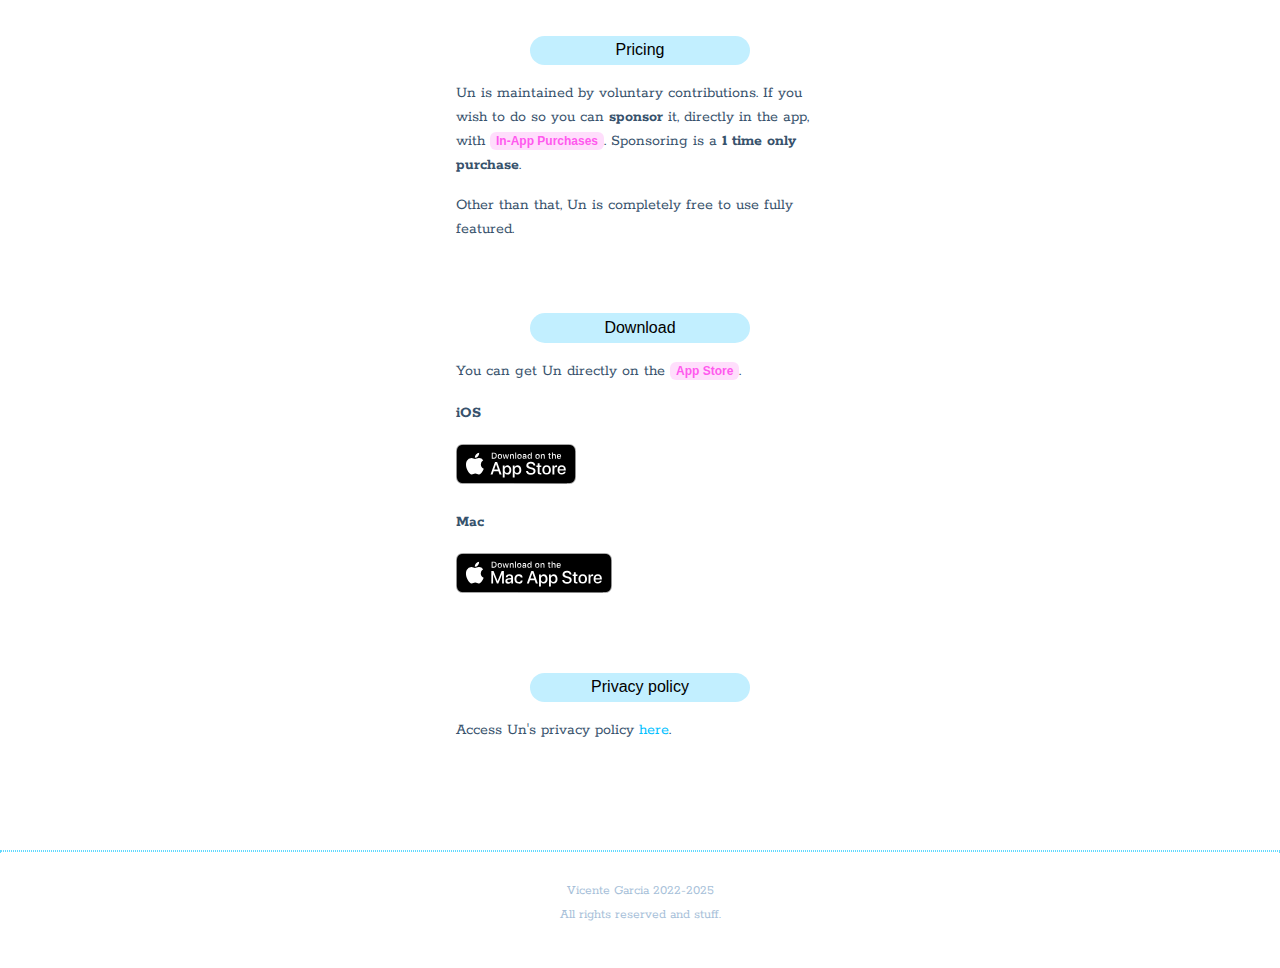
<file: apps/Un.html>
<!DOCTYPE html>
<html lang="en">
<head>
	<meta charset="utf-8">
	<meta http-equiv="X-UA-Compatible" content="IE=edge">
	<meta content='width=device-width, initial-scale=1.0, shrink-to-fit=no' name='viewport'>
	<title>Un - LinkedIn Safari Web Extension</title>
	<meta name="description" content="Job search filter & web tools for iOS, watchOS and macOS.">
	<meta name="keywords" content="iOS, macOS, Mac, Apple, App, Safari, Extension, LinkedIn, Filter, Web">
	<meta name="author" content="Vicente Garcia">
	<link href="../style.css" rel="stylesheet">
	<link rel="canonical" href="https://vicegax.com/apps/Un">
	<link rel="icon" type="image/png" href="/favicon.png">
	<meta property="og:site_name" content="vicegax">
</head>
<body>
<div id="breadcrumbs">
	<a href="../index.html">vicegax</a> / apps
</div>
<div id="centred_content">
	<div id="heading">
		<img id="app_icon" src="../images/App-Un.png" width="128" height="128" alt="Un app icon" >
		<h1 style="margin: 0;">
			Un
		</h1>
		<h2 style="margin-top: 5px;">
			LinkedIn Safari Web Extension
		</h2>
	</div>
	
	<h3>
		Description
	</h3>
	<p>
		Safari Web Extension for <span class="tag">LinkedIn</span>
	</p>
	<p>
		Available on iOS, watchOS and macOS
	</p>
	<p>
		Un helps you on your job search on LinkedIn.
		LinkedIn is the best Social Network for Jobs, however it's search engine has definitely a few areas of improvement, and you will notice it too as soon as your start searching for a Job, the first thing you will notice is that the majority of results you get are what LinkedIn calls: <span class="tag">Promoted</span> Jobs, which is nothing else than ads paid by companies to spam you with their open positions.
	</p>
	<p>
		Problem is most of those Promoted Jobs are not really relevant to your search and that makes finding a job EVEN more difficult than what it should be. It requires an extra effort on your part to avoid them, and you spend unnecessary amounts of time skipping them, when you could be focusing on just what matters: Finding that job!
	</p>
	<p>&nbsp;</p>
	<h3>
		Un Promote
	</h3>
	<p>
		Remove all Promoted Jobs from your search.
	</p>
	<p>
		Just activate it and start looking for jobs.
	</p>
	<p>&nbsp;</p>
	<h3>
		Un Filter
	</h3>
	<p>
		Remove companies you are not interested in from your results, making your search leaner.
	</p>
	<p>
		You can activate it and start adding companies to the list, you can always remove them and see their posts again.
	</p>
	<p>&nbsp;</p>
	<h3>
		Un Follow
	</h3>
	<p>
		Automatically stop following everyone on your network, instead of clicking on each one by one, just activate this and un follow them.
	</p>
	<p>&nbsp;</p>
	
	<h3>
		Pricing
	</h3>
	<p>
		Un is maintained by voluntary contributions. If you wish to do so you can <b>sponsor</b> it, directly in the app, with <span class="tag">In-App Purchases</span>. Sponsoring is a <b>1 time only purchase</b>.
	</p>
	<p>
		Other than that, Un is completely free to use fully featured.
	</p>
	<p>&nbsp;</p>
	
	<h3>
		Download
	</h3>
	<p>
		You can get Un directly on the <span class="tag">App Store</span>.
	</p>
	<h4>
		iOS
	</h4>
	<p>
		<a href="https://apps.apple.com/gb/app/un/id6447438167?platform=iphone">
			<img src="../images/Download_on_the_App_Store_Badge_US.svg" alt="Download for iOS" >
		</a>
	</p>
	<h4>
		Mac
	</h4>
	<p>
		<a href="https://apps.apple.com/gb/app/un/id6447438167?platform=mac">
			<img src="../images/Download_on_the_Mac_App_Store_Badge.svg" alt="Download for macOS" >
		</a>
	</p>
	<p>&nbsp;</p>
	
	<h3 id="Privacy">
		Privacy policy
	</h3>
	<p>
		Access Un's privacy policy <a href="../documents/Un-Privacy_policy.pdf" download>here</a>.
	</p>
	<p>&nbsp;</p>
	
</div>
<div id="footer">
	<hr >
	<p>
		Vicente Garcia 2022-2025
		<br >
		All rights reserved and stuff.
	</p>
</div>
</body>
</html>
</file>
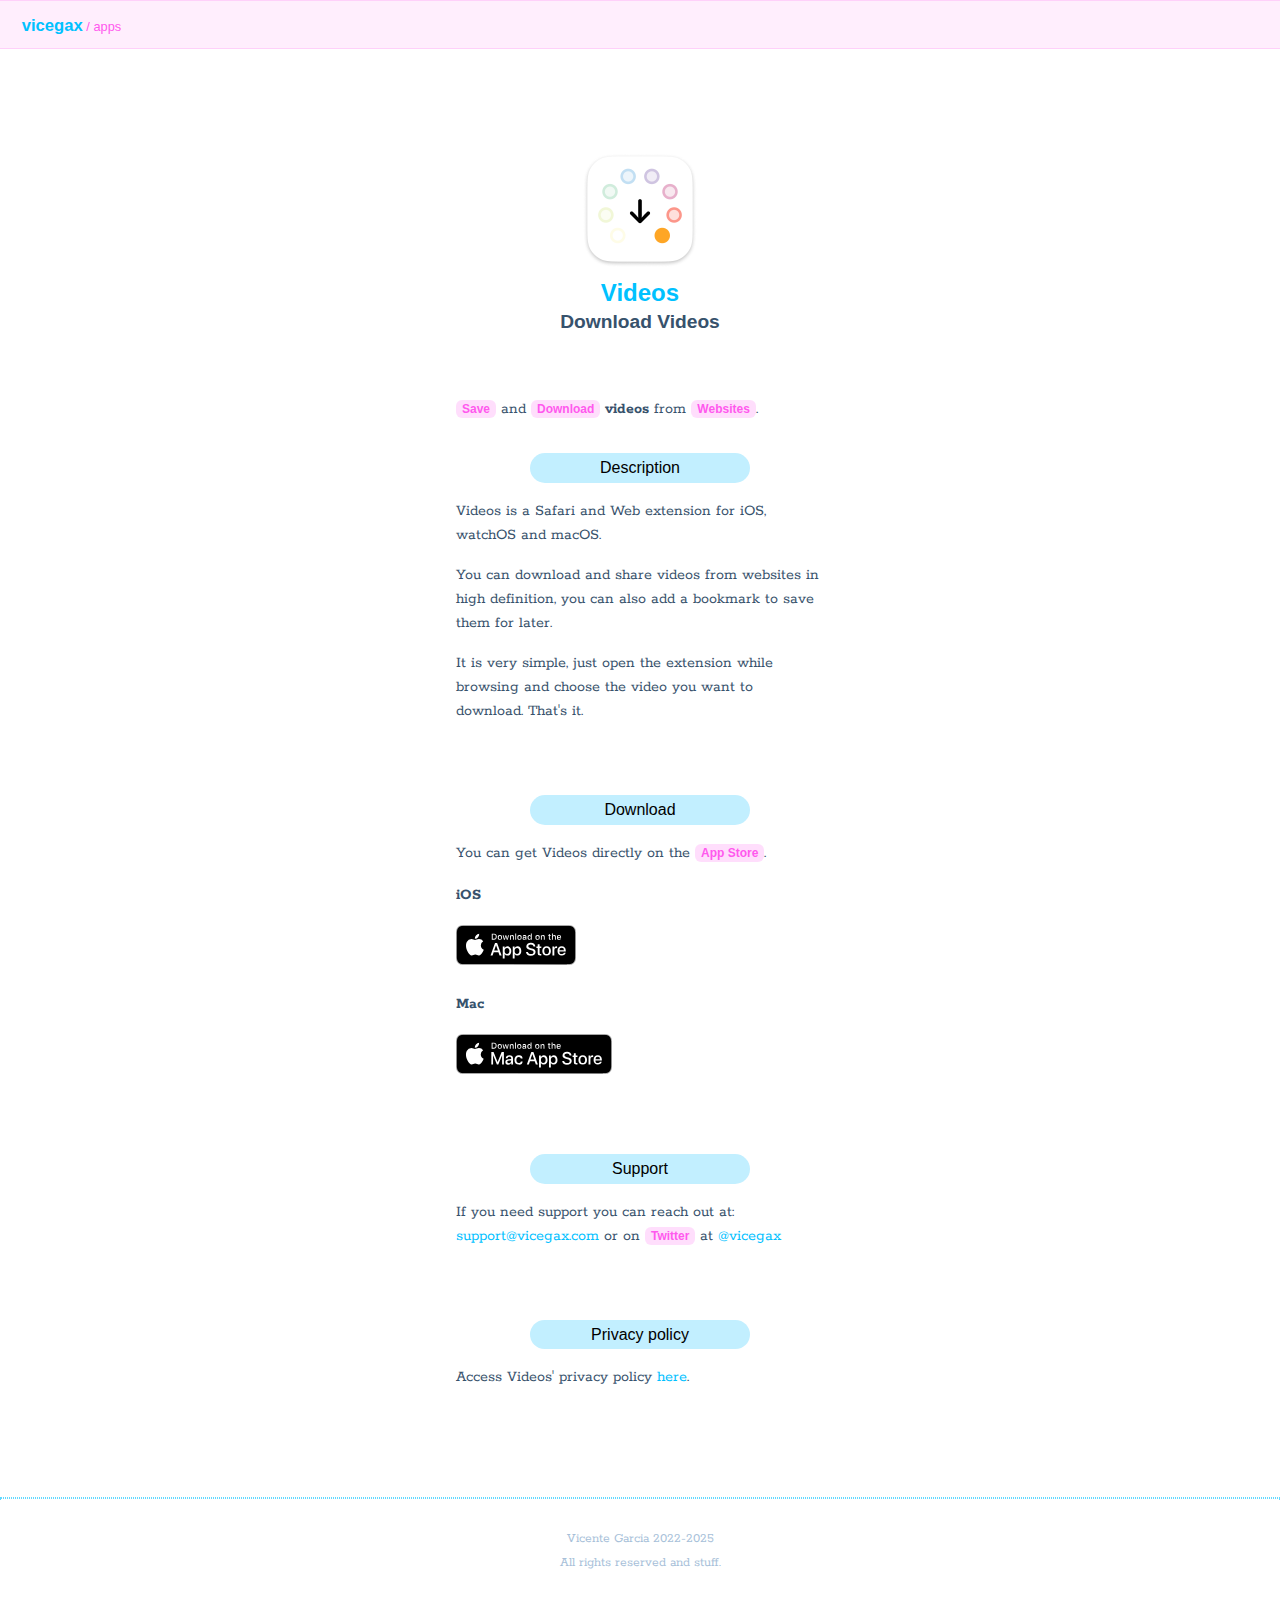
<file: apps/Videos.html>
<!DOCTYPE html>
<html lang="en">
<head>
	<meta charset="utf-8">
	<meta http-equiv="X-UA-Compatible" content="IE=edge">
	<meta content='width=device-width, initial-scale=1.0, shrink-to-fit=no' name='viewport'>
	<title>Videos - Download videos websites</title>
	<meta name="description" content="Web is a Safari and Web extension for iOS, watchOS and macOS.">
	<meta name="keywords" content="iOS, macOS, iPhone, Mac, Apple, App, Web, Safari, Extension, Videos">
	<meta name="author" content="Vicente Garcia">
	<link href="../style.css" rel="stylesheet">
	<link rel="canonical" href="https://vicegax.com/apps/Videos">
	<link rel="icon" type="image/png" href="/favicon.png">
	<meta property="og:site_name" content="vicegax">
</head>
<body>
<div id="breadcrumbs">
	<a href="../index.html">vicegax</a> / apps
</div>
<div id="centred_content">
	<div id="heading">
		<img id="app_icon" src="../images/App-Videos.png" width="128" height="128" alt="Videos app icon" >
		<h1 style="margin: 0;">
			Videos
		</h1>
		<h2 style="margin-top: 5px;">
			Download Videos
		</h2>
	</div>
	
	<p>
		<span class="tag">Save</span> and <span class="tag">Download</span> <b>videos</b> from <span class="tag">Websites</span>.
	</p>
	
	<h3>
		Description
	</h3>
	<p>
		Videos is a Safari and Web extension for iOS, watchOS and macOS.
	</p>
	<p>
		You can download and share videos from websites in high definition, you can also add a bookmark to save them for later.
	</p>
	<p>
		It is very simple, just open the extension while browsing and choose the video you want to download. That's it.
	</p>
	<p>&nbsp;</p>
	
	<h3>
		Download
	</h3>
	<p>
		You can get Videos directly on the <span class="tag">App Store</span>.
	</p>
	<h4>
		iOS
	</h4>
	<p>
		<a href="https://apps.apple.com/gb/app/Videos/id6550915301?platform=iphone">
			<img src="../images/Download_on_the_App_Store_Badge_US.svg" alt="Download for iOS" >
		</a>
	</p>
	<h4>
		Mac
	</h4>
	<p>
		<a href="https://apps.apple.com/gb/app/Videos/id6550915301?platform=mac">
			<img src="../images/Download_on_the_Mac_App_Store_Badge.svg" alt="Download for macOS" >
		</a>
	</p>
	
	<p>&nbsp;</p>
	
	<h3>
		Support
	</h3>
	<p>
		If you need support you can reach out at: <a href="mailto:support@vicegax.com">support@vicegax.com</a> or on <span class="tag">Twitter</span> at <a href="https://twitter.com/vicegax">@vicegax</a>
	</p>
	<p>&nbsp;</p>
	
	<h3 id="Privacy">
		Privacy policy
	</h3>
	<p>
		Access Videos' privacy policy <a href="../documents/Videos-Privacy_policy.pdf" download>here</a>.
	</p>
	<p>&nbsp;</p>
	
</div>
<div id="footer">
	<hr >
	<p>
		Vicente Garcia 2022-2025
		<br >
		All rights reserved and stuff.
	</p>
</div>
</body>
</html>
</file>
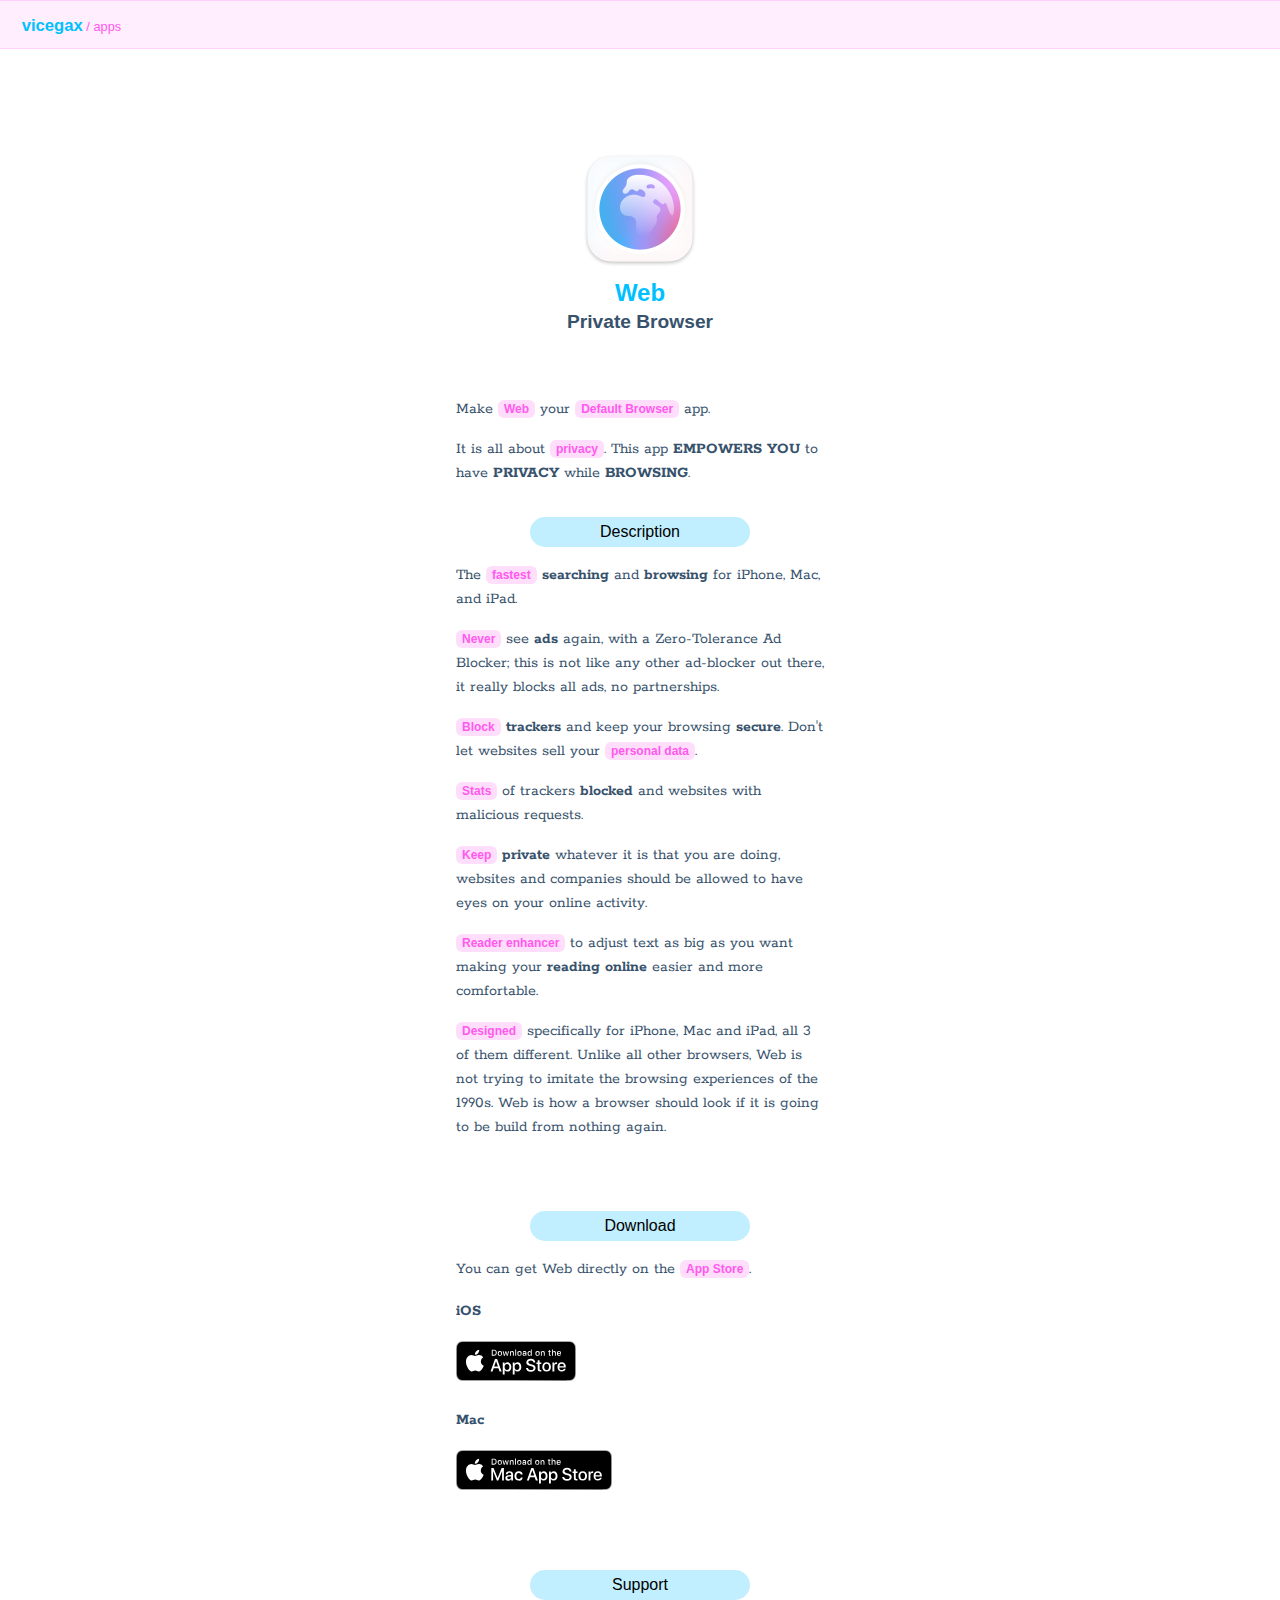
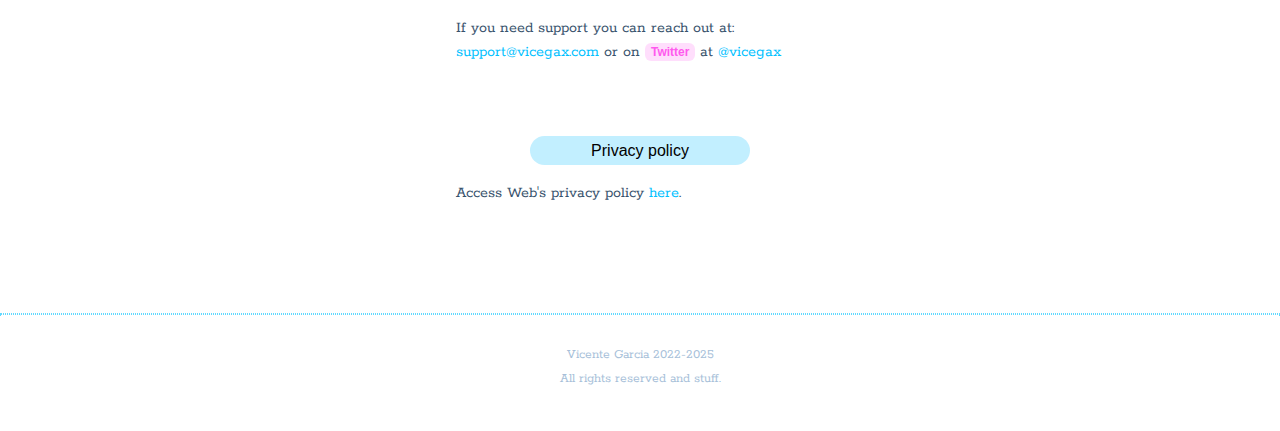
<file: apps/Web.html>
<!DOCTYPE html>
<html lang="en">
<head>
	<meta charset="utf-8">
	<meta http-equiv="X-UA-Compatible" content="IE=edge">
	<meta content='width=device-width, initial-scale=1.0, shrink-to-fit=no' name='viewport'>
	<title>Web - Private Browser</title>
	<meta name="description" content="Web is a iOS and macOS Web Browser.">
	<meta name="keywords" content="iOS, macOS, iPhone, Mac, Apple, App, Web, Browser, Private, Search, Secure">
	<meta name="author" content="Vicente Garcia">
	<link href="../style.css" rel="stylesheet">
	<link rel="canonical" href="https://vicegax.com/apps/Web">
	<link rel="icon" type="image/png" href="/favicon.png">
	<meta property="og:site_name" content="vicegax">
</head>
<body>
<div id="breadcrumbs">
	<a href="../index.html">vicegax</a> / apps
</div>
<div id="centred_content">
	<div id="heading">
		<img id="app_icon" src="../images/App-Web.png" width="128" height="128" alt="Web app icon" >
		<h1 style="margin: 0;">
			Web
		</h1>
		<h2 style="margin-top: 5px;">
			Private Browser
		</h2>
	</div>
	
	<p>
		Make <span class="tag">Web</span> your <span class="tag">Default Browser</span> app.
	</p>
	
	<p>
		It is all about <span class="tag">privacy</span>. This app <b>EMPOWERS</b> <b>YOU</b> to have <b>PRIVACY</b> while <b>BROWSING</b>.
	</p>
	
	<h3>
		Description
	</h3>
	<p>
		The <span class="tag">fastest</span> <b>searching</b> and <b>browsing</b> for iPhone, Mac, and iPad.
	</p>
	<p>
		<span class="tag">Never</span> see <b>ads</b> again, with a Zero-Tolerance Ad Blocker; this is not like any other ad-blocker out there, it really blocks all ads, no partnerships.
	</p>
	<p>
		<span class="tag">Block</span> <b>trackers</b> and keep your browsing <b>secure</b>. Don't let websites sell your <span class="tag">personal data</span>.
	</p>
	<p>
		<span class="tag">Stats</span> of trackers <b>blocked</b> and websites with malicious requests.
	</p>
	<p>
		<span class="tag">Keep</span> <b>private</b> whatever it is that you are doing, websites and companies should be allowed to have eyes on your online activity.
	</p>
	<p>
		<span class="tag">Reader enhancer</span> to adjust text as big as you want making your <b>reading online</b> easier and more comfortable.
	</p>
	<p>
		<span class="tag">Designed</span> specifically for iPhone, Mac and iPad, all 3 of them different. Unlike all other browsers, Web is not trying to imitate the browsing experiences of the 1990s. Web is how a browser should look if it is going to be build from nothing again.
	</p>
	<p>&nbsp;</p>
	
	<h3>
		Download
	</h3>
	<p>
		You can get Web directly on the <span class="tag">App Store</span>.
	</p>
	<h4>
		iOS
	</h4>
	<p>
		<a href="https://apps.apple.com/gb/app/Web/id6474901213?platform=iphone">
			<img src="../images/Download_on_the_App_Store_Badge_US.svg" alt="Download for iOS" >
		</a>
	</p>
	<h4>
		Mac
	</h4>
	<p>
		<a href="https://apps.apple.com/gb/app/Web/id6474901213?platform=mac">
			<img src="../images/Download_on_the_Mac_App_Store_Badge.svg" alt="Download for macOS" >
		</a>
	</p>
	
	<p>&nbsp;</p>
	
	<h3>
		Support
	</h3>
	<p>
		If you need support you can reach out at: <a href="mailto:support@vicegax.com">support@vicegax.com</a> or on <span class="tag">Twitter</span> at <a href="https://twitter.com/vicegax">@vicegax</a>
	</p>
	<p>&nbsp;</p>
	
	<h3 id="Privacy">
		Privacy policy
	</h3>
	<p>
		Access Web's privacy policy <a href="../documents/Web-Privacy_policy.pdf" download>here</a>.
	</p>
	<p>&nbsp;</p>
	
</div>
<div id="footer">
	<hr >
	<p>
		Vicente Garcia 2022-2025
		<br >
		All rights reserved and stuff.
	</p>
</div>
</body>
</html>
</file>
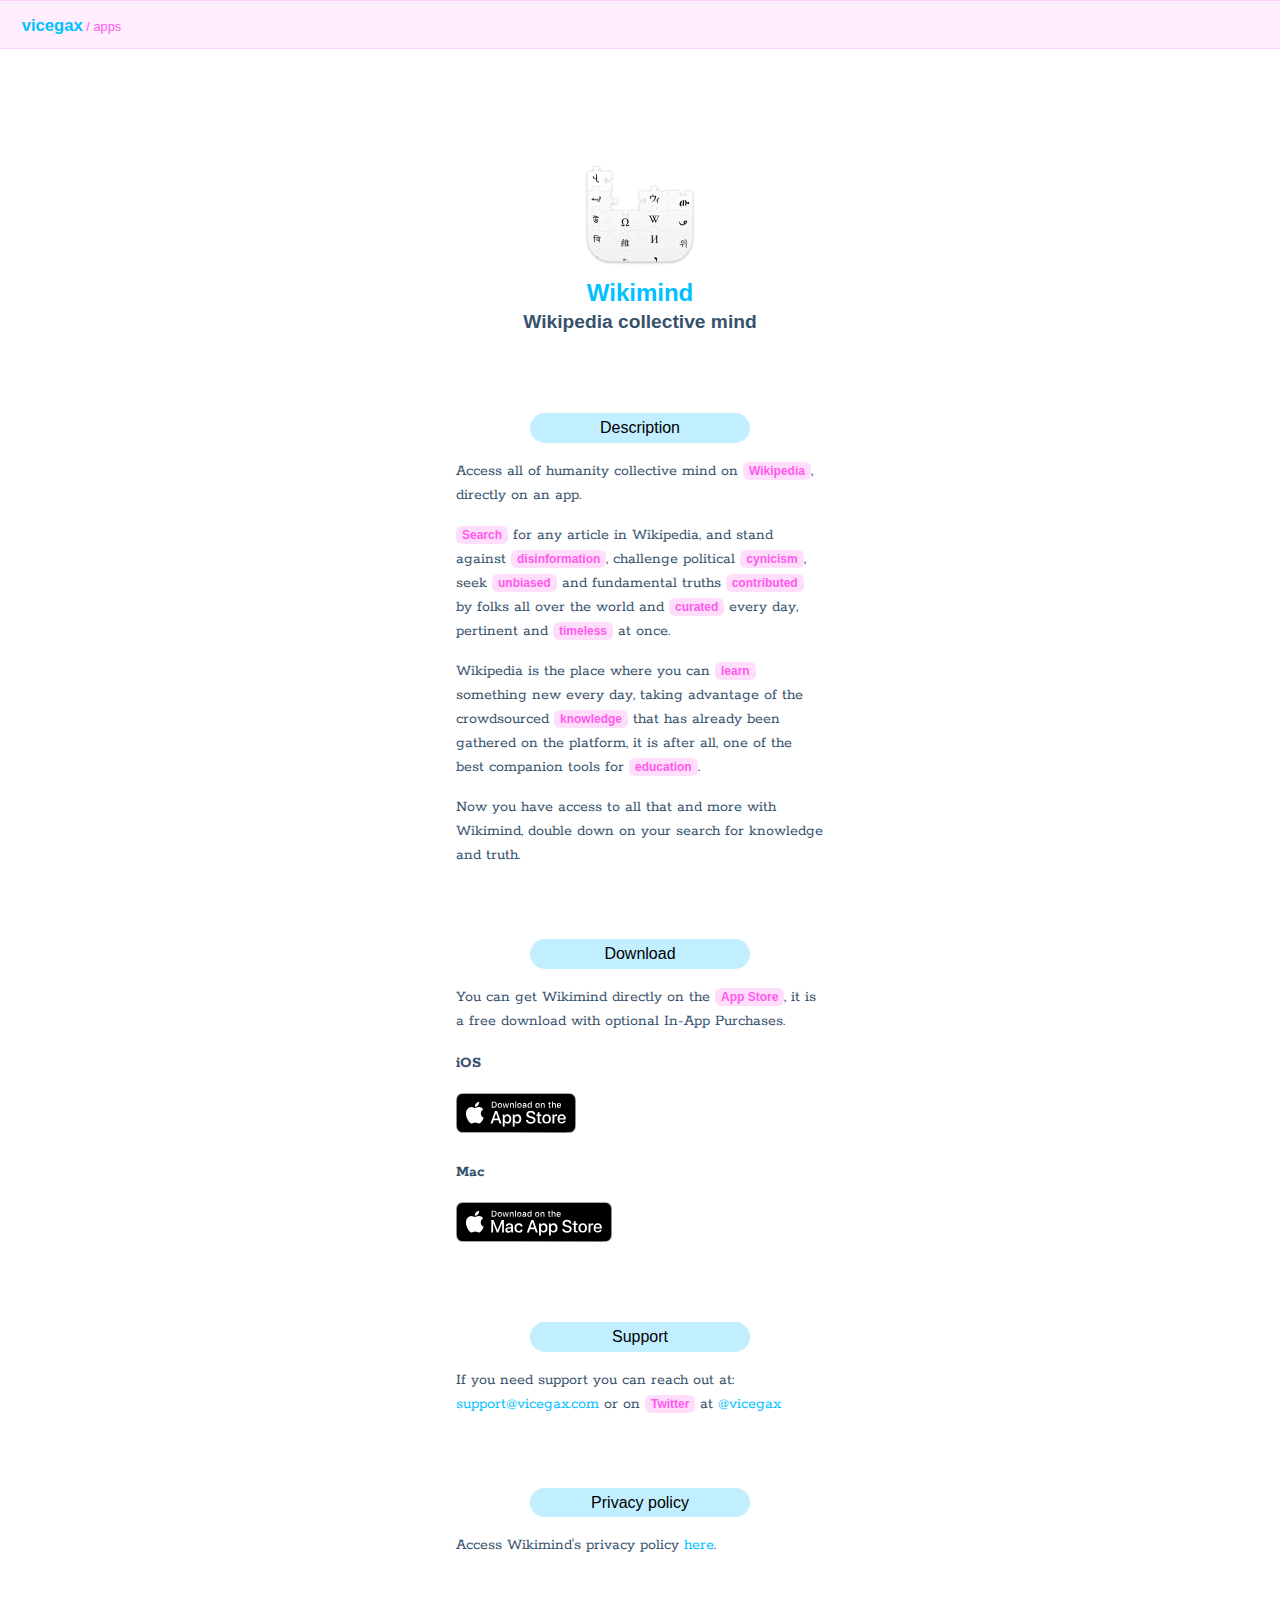
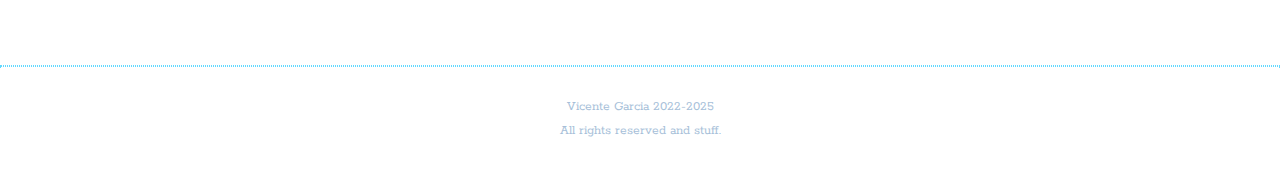
<file: apps/Wikimind.html>
<!DOCTYPE html>
<html lang="en">
<head>
	<meta charset="utf-8">
	<meta http-equiv="X-UA-Compatible" content="IE=edge">
	<meta content='width=device-width, initial-scale=1.0, shrink-to-fit=no' name='viewport'>
	<title>Wikimind - Wikipedia collective mind</title>
	<meta name="description" content="Learn something new every day.">
	<meta name="keywords" content="iOS, macOS, iPhone, Mac, Apple, App, Wikipedia, Humanity, Collective, Mind, Education, Knowledge, Information, Knowledge, Learn">
	<meta name="author" content="Vicente Garcia">
	<link href="../style.css" rel="stylesheet">
	<link rel="canonical" href="https://vicegax.com/apps/Wikimind">
	<link rel="icon" type="image/png" href="/favicon.png">
	<meta property="og:site_name" content="vicegax">
</head>
<body>
<div id="breadcrumbs">
	<a href="../index.html">vicegax</a> / apps
</div>
<div id="centred_content">
	<div id="heading">
		<img id="app_icon" src="../images/App-Wikimind.png" width="128" height="128" alt="Wikimind app icon" >
		<h1 style="margin: 0;">
			Wikimind
		</h1>
		<h2 style="margin-top: 5px;">
			Wikipedia collective mind
		</h2>
	</div>
	
	<h3>
		Description
	</h3>
	<p>
		Access all of humanity collective mind on <span class="tag">Wikipedia</span>, directly on an app.
	</p>
	<p>
		<span class="tag">Search</span> for any article in Wikipedia, and stand against <span class="tag">disinformation</span>, challenge political <span class="tag">cynicism</span>, seek <span class="tag">unbiased</span> and fundamental truths <span class="tag">contributed</span> by folks all over the world and <span class="tag">curated</span> every day, pertinent and <span class="tag">timeless</span> at once.
	</p>
	<p>
		Wikipedia is the place where you can <span class="tag">learn</span> something new every day, taking advantage of the crowdsourced <span class="tag">knowledge</span> that has already been gathered on the platform, it is after all, one of the best companion tools for <span class="tag">education</span>.
	</p>
	<p>
		Now you have access to all that and more with Wikimind, double down on your search for knowledge and truth.
	</p>
	<p>&nbsp;</p>
	
	<h3>
		Download
	</h3>
	<p>
		You can get Wikimind directly on the <span class="tag">App Store</span>, it is a free download with optional In-App Purchases.
	</p>
	<h4>
		iOS
	</h4>
	<p>
		<a href="https://apps.apple.com/gb/app/Wikimind/id6472438319?platform=iphone">
			<img src="../images/Download_on_the_App_Store_Badge_US.svg" alt="Download for iOS" >
		</a>
	</p>
	
	<h4>
		Mac
	</h4>
	<p>
		<a href="https://apps.apple.com/gb/app/Wikimind/id6472438319?platform=mac">
			<img src="../images/Download_on_the_Mac_App_Store_Badge.svg" alt="Download for macOS" >
		</a>
	</p>
	<p>&nbsp;</p>
	
	<h3>
		Support
	</h3>
	<p>
		If you need support you can reach out at: <a href="mailto:support@vicegax.com">support@vicegax.com</a> or on <span class="tag">Twitter</span> at <a href="https://twitter.com/vicegax">@vicegax</a>
	</p>
	<p>&nbsp;</p>
	
	<h3 id="Privacy">
		Privacy policy
	</h3>
	<p>
		Access Wikimind's privacy policy <a href="../documents/Wikimind-Privacy_policy.pdf" download>here</a>.
	</p>
	<p>&nbsp;</p>
	
</div>
<div id="footer">
	<hr >
	<p>
		Vicente Garcia 2022-2025
		<br >
		All rights reserved and stuff.
	</p>
</div>
</body>
</html>
</file>
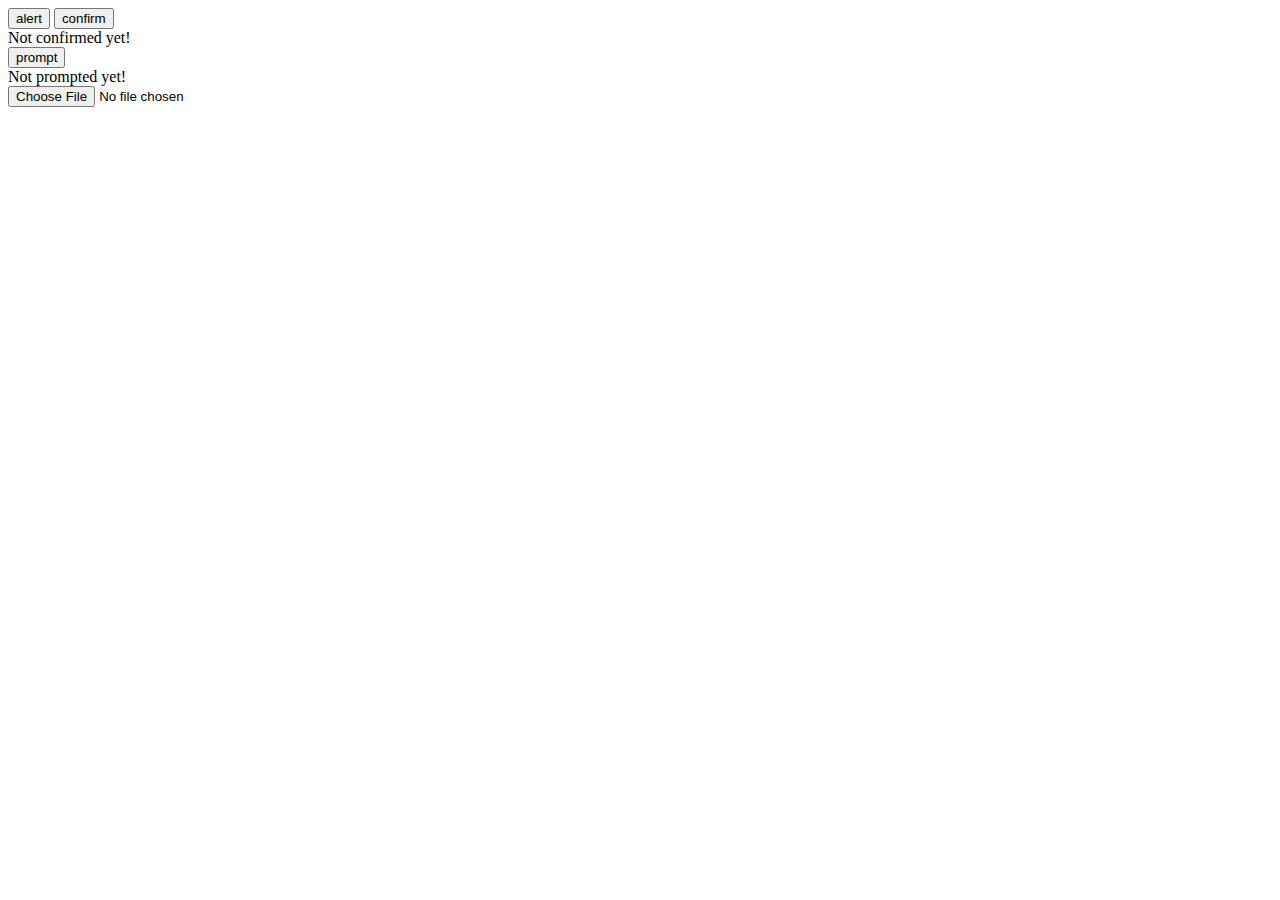
<file: testing/alerts.html>
<html>
	<head>
		<script>
			// Alert;
			document.querySelector("#alert").addEventListener("click", event => {
				alert("hello world!");
			}
			
			// Confirm
			document.querySelector("#confirm").addEventListener("click", event => {
				var result = confirm("do you want to continue?");
				if (result) {
					document.querySelector("#confirmResult").innerHTML = "accept";
				} else {
					document.querySelector("#confirmResult").innerHTML = "cancel";
				}
			}
			
			// Prompt
			document.querySelector("#prompt").addEventListener("click", event => {
				var result = confirm("do you want to continue?");
				if (result != undefined) {
					document.querySelector("#promptResult").innerHTML = result;
				}
			}
		</script>
	</head>
	<body>
		<form>
			<input type="button" value="alert" id="alert" />
			<input type="button" value="confirm" id="confirm" />
			
			<div id="confirmResult">
				Not confirmed yet!
			</div>
			
			<input type="button" value="prompt" id="prompt" />
			
			<div id="promptResult">
				Not prompted yet!
			</div>
			
			<input type="file" name="your image" accept="image/png, image/jpeg" />
		</form>
	</body>
</html>
</file>
<file: style.css>
@font-face {
        font-family: 'Rokkitt';
        src: url('fonts/Rokkitt-Regular.ttf');
        font-weight: normal;
}

@font-face {
        font-family: 'Rokkitt';
        src: url('fonts/Rokkitt-Bold.ttf');
        font-weight: bold;
}

* {
        box-sizing: border-box
}

html {
        font-family: 'Rokkitt', serif;
        line-height: 1.15;
        -webkit-text-size-adjust: 100%;
        -webkit-tap-highlight-color: transparent;
}

body {
        background-color: #fff;
        color: #37526c;
        margin: 0;
        padding: 0;
        font-size: 1rem;
        font-weight: normal;
        text-align: left;
}

p {
        line-height: 1.5rem;
}

li {
        line-height: 1.8rem;
        color: #ff59ee;
}

li > span {
        color: #5b7c9d;
}

a {
        text-decoration: none;
        color: #00c1ff;
        background-color: transparent;
}

a:hover {
        color: #62D9FF;
        text-decoration: underline;
}

h1, h2, h3, ul, .app > span, .tag, #breadcrumbs {
        font-family: -apple-system, BlinkMacSystemFont, "Lucida Grande", "Helvetica Neue", sans-serif;
}

h1 {
        font-size: 1.5rem;
        color: #00c1ff;
}

h2 {
        font-size: 1.2rem;
}

h3 {
        font-size: 1rem;
        padding: 0.35em 0 0.35em 0;
        margin-left: 20%;
        background-color: #c2efff;
        width: 60%;
        text-align: center;
        display: inline-block;
        border-radius: 3em;
        color: #000000;
        margin-bottom: 0;
        font-weight: 500;
}

#centred_content {
        width: 400px;
        margin: 0 auto;
        padding: 0 16px;
        border: 0;
}

#heading {
        width: 100%;
        text-align: center;
        margin: 6em 0 4em 0;
}

#breadcrumbs {
        font-size: 0.8em;
        color: #ff59ee;
        width: 100%;
        padding: 1.2em 1.7em 1em 1.7em;
        background-color: rgba(255, 89, 238, 0.1);
        border-width: 1px 0;
        border-color: rgba(255, 89, 238, 0.2);
        border-style: solid;
}

#breadcrumbs > a {
        font-size: 1.3em;
        font-weight: bold;
}

#apps {
        display: inline-block;
        width: 100%;
        align-content: center;
        align-items: center;
        justify-content: center;
        text-align: center;
        margin: 20px 0 0 0;
}

.app {
        display: inline-block;
        width: 48%;
        align-content: center;
        align-items: center;
        justify-content: center;
        text-align: center;
        margin: 1.5em 0 1.5em 0;
        line-height: 0.9;
}

.app > .app_icon {
        width: 85px;
        height: 85px;
        z-index: 1;
}

.app > .app_name {
        font-size: 0.9em;
        font-weight: 500;
        color: black;
}

.app:hover {
        text-decoration: none;
}

.tag {
        padding: 2px 6px;
        background-color: rgba(255, 89, 238, 0.2);
        color: #ff59ee;
        font-size: 0.75rem;
        font-weight: bold;
        border-radius: 6px;
        white-space: nowrap;
}

hr.separator {
        border-color: rgba(255, 89, 238, 0.08);
        margin: 1px 0 1px 30px;
}

#footer {
        text-align: center;
        font-size: 0.85rem;
        color: #a7bfd9;
        margin: 5em 0 3em 0;
}

#footer > hr {
        border-color: #62D9FF;
        border-style: dotted;
        margin-bottom: 2em;
}

@media print, screen and (max-width: 400px) {
        body {
                word-wrap: break-word;
        }
        
        #centred_content {
                width: auto;
                margin: 0;
        }
}
        
@media print {
        body {
                padding: 0.4in;
                font-size: 12pt;
        }
}
</file>
